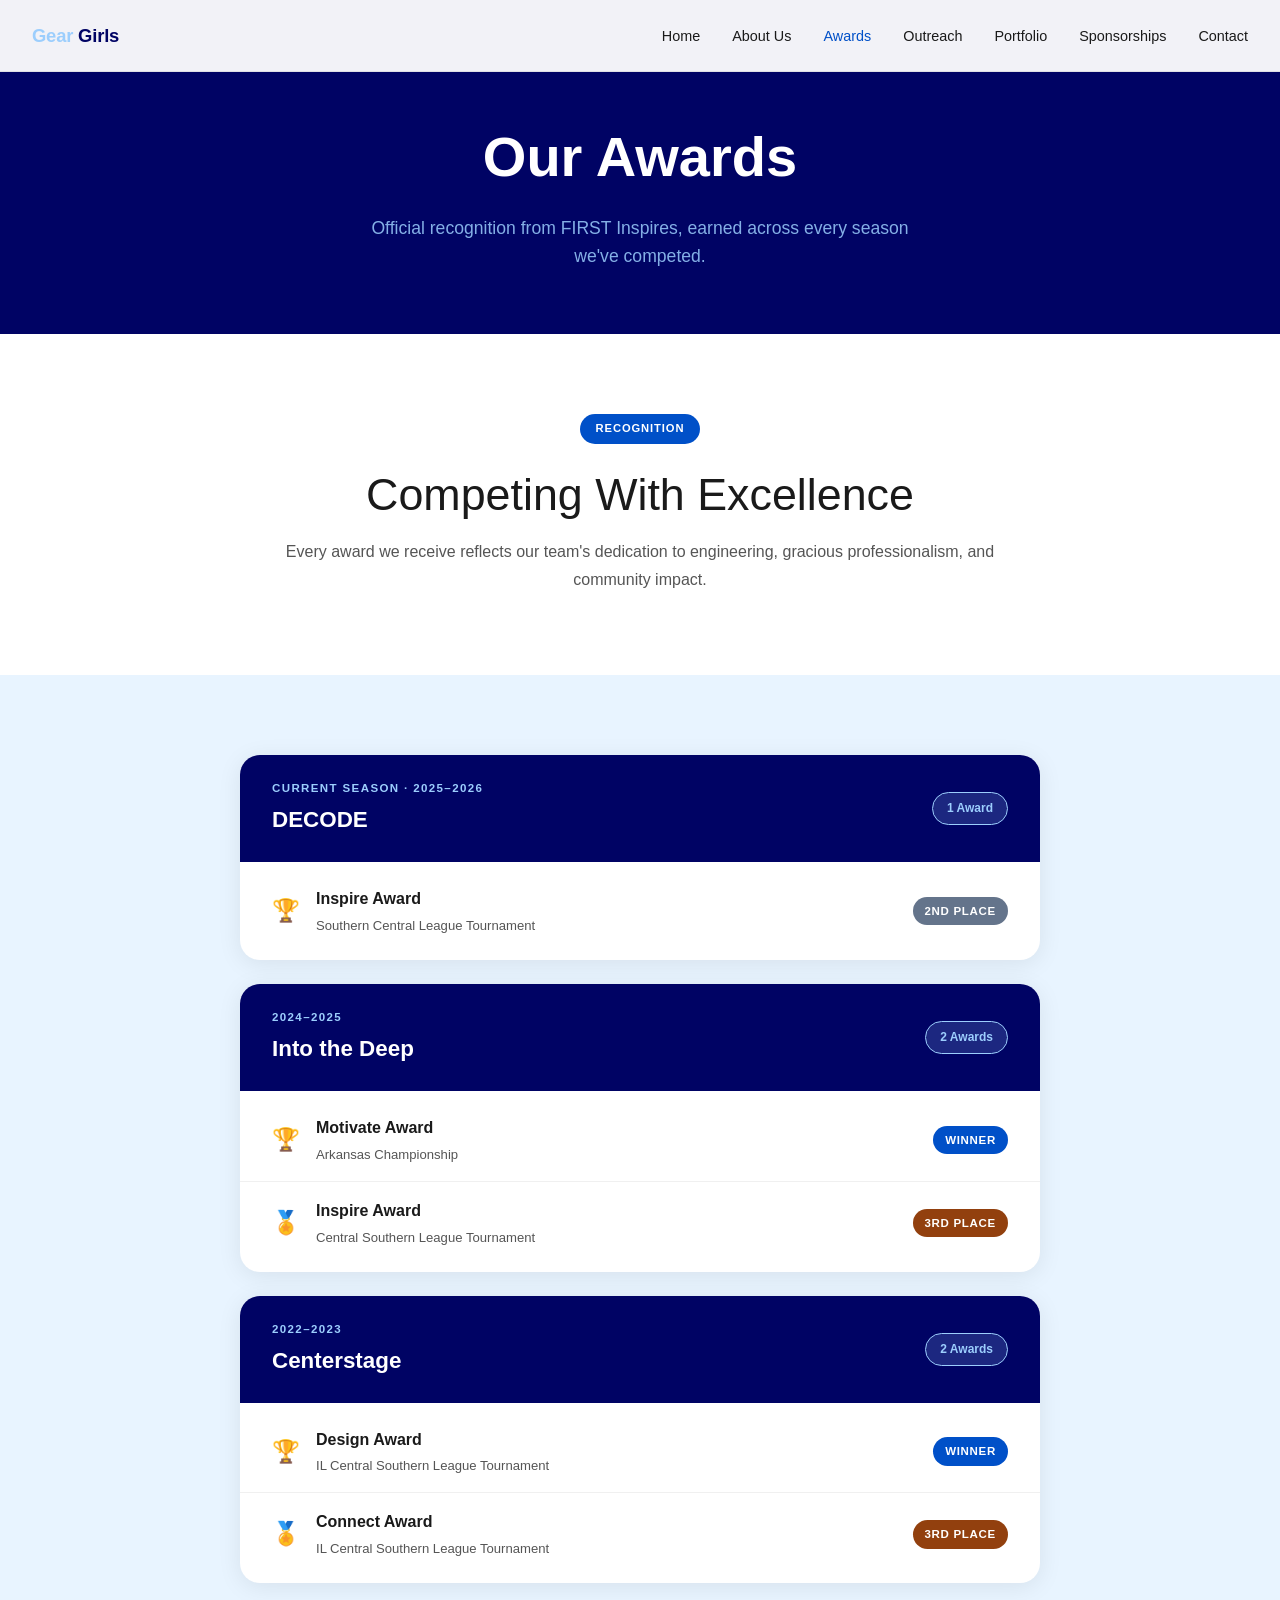
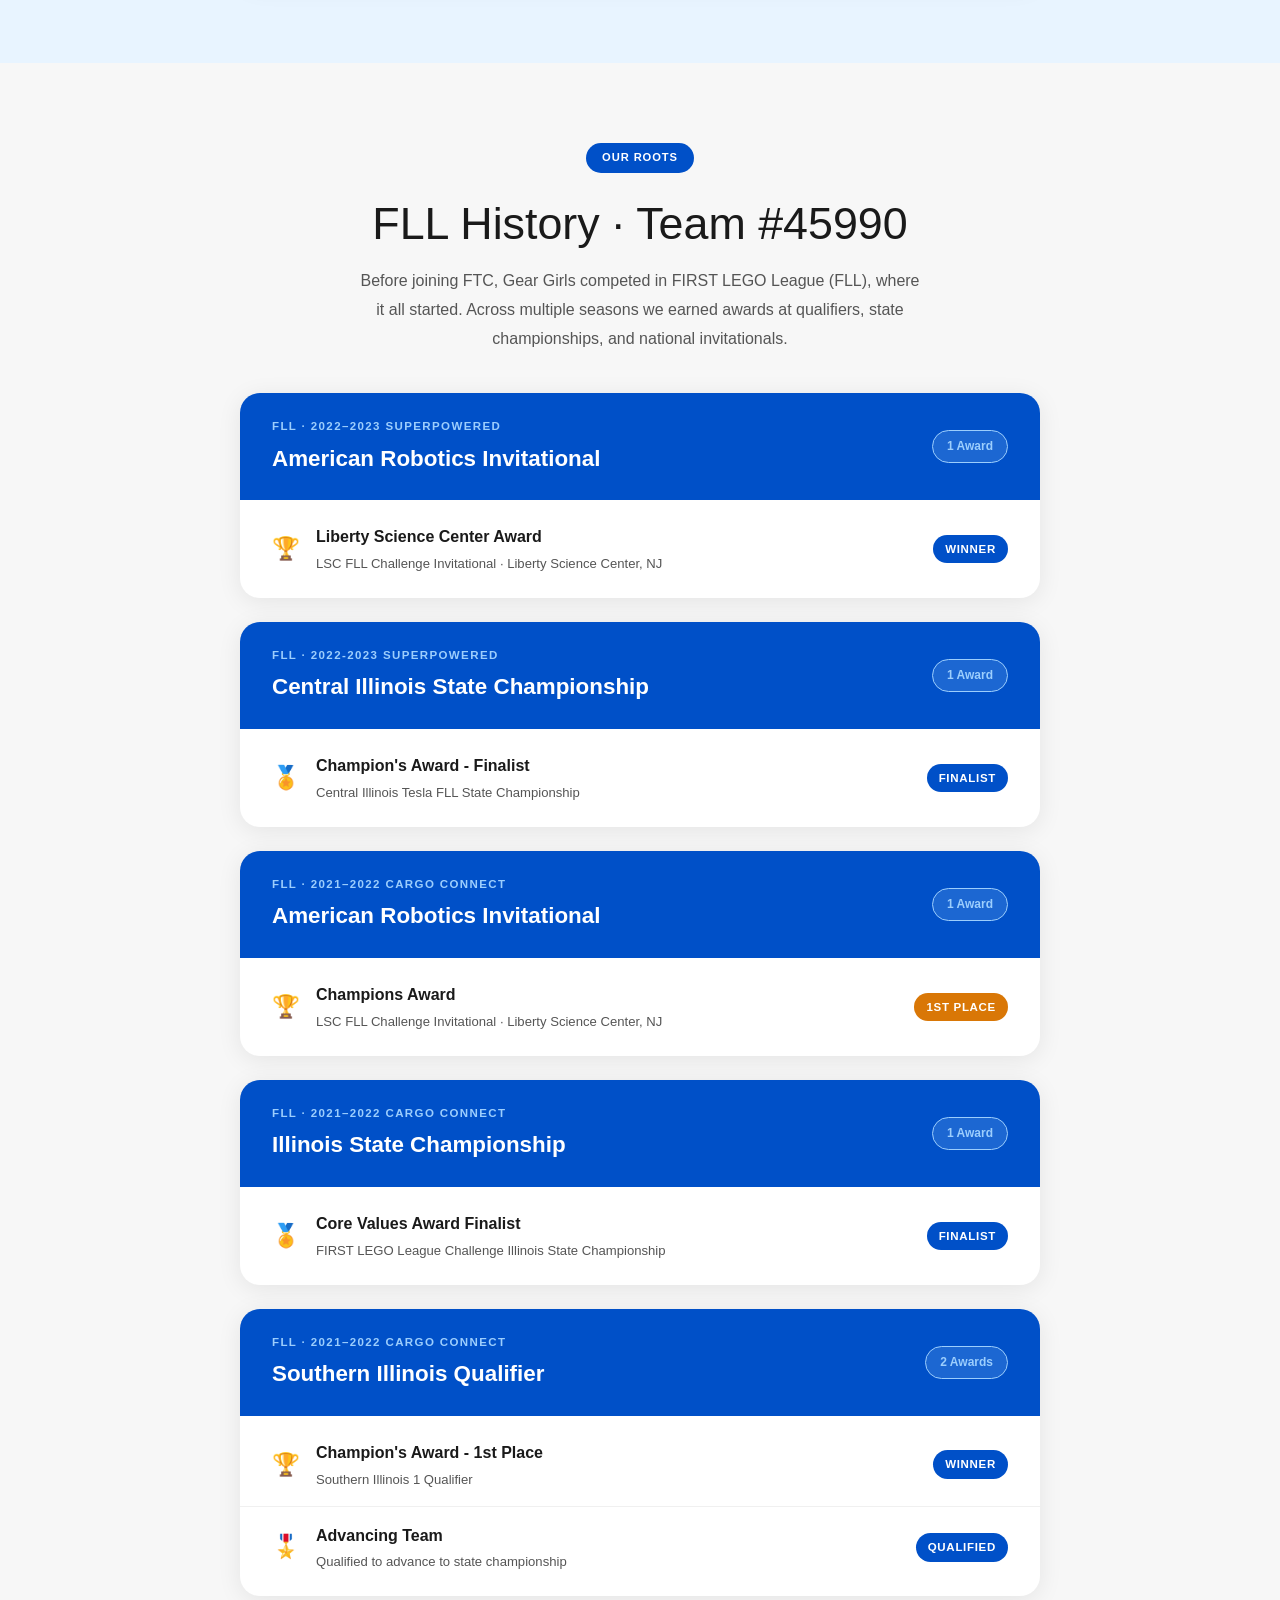
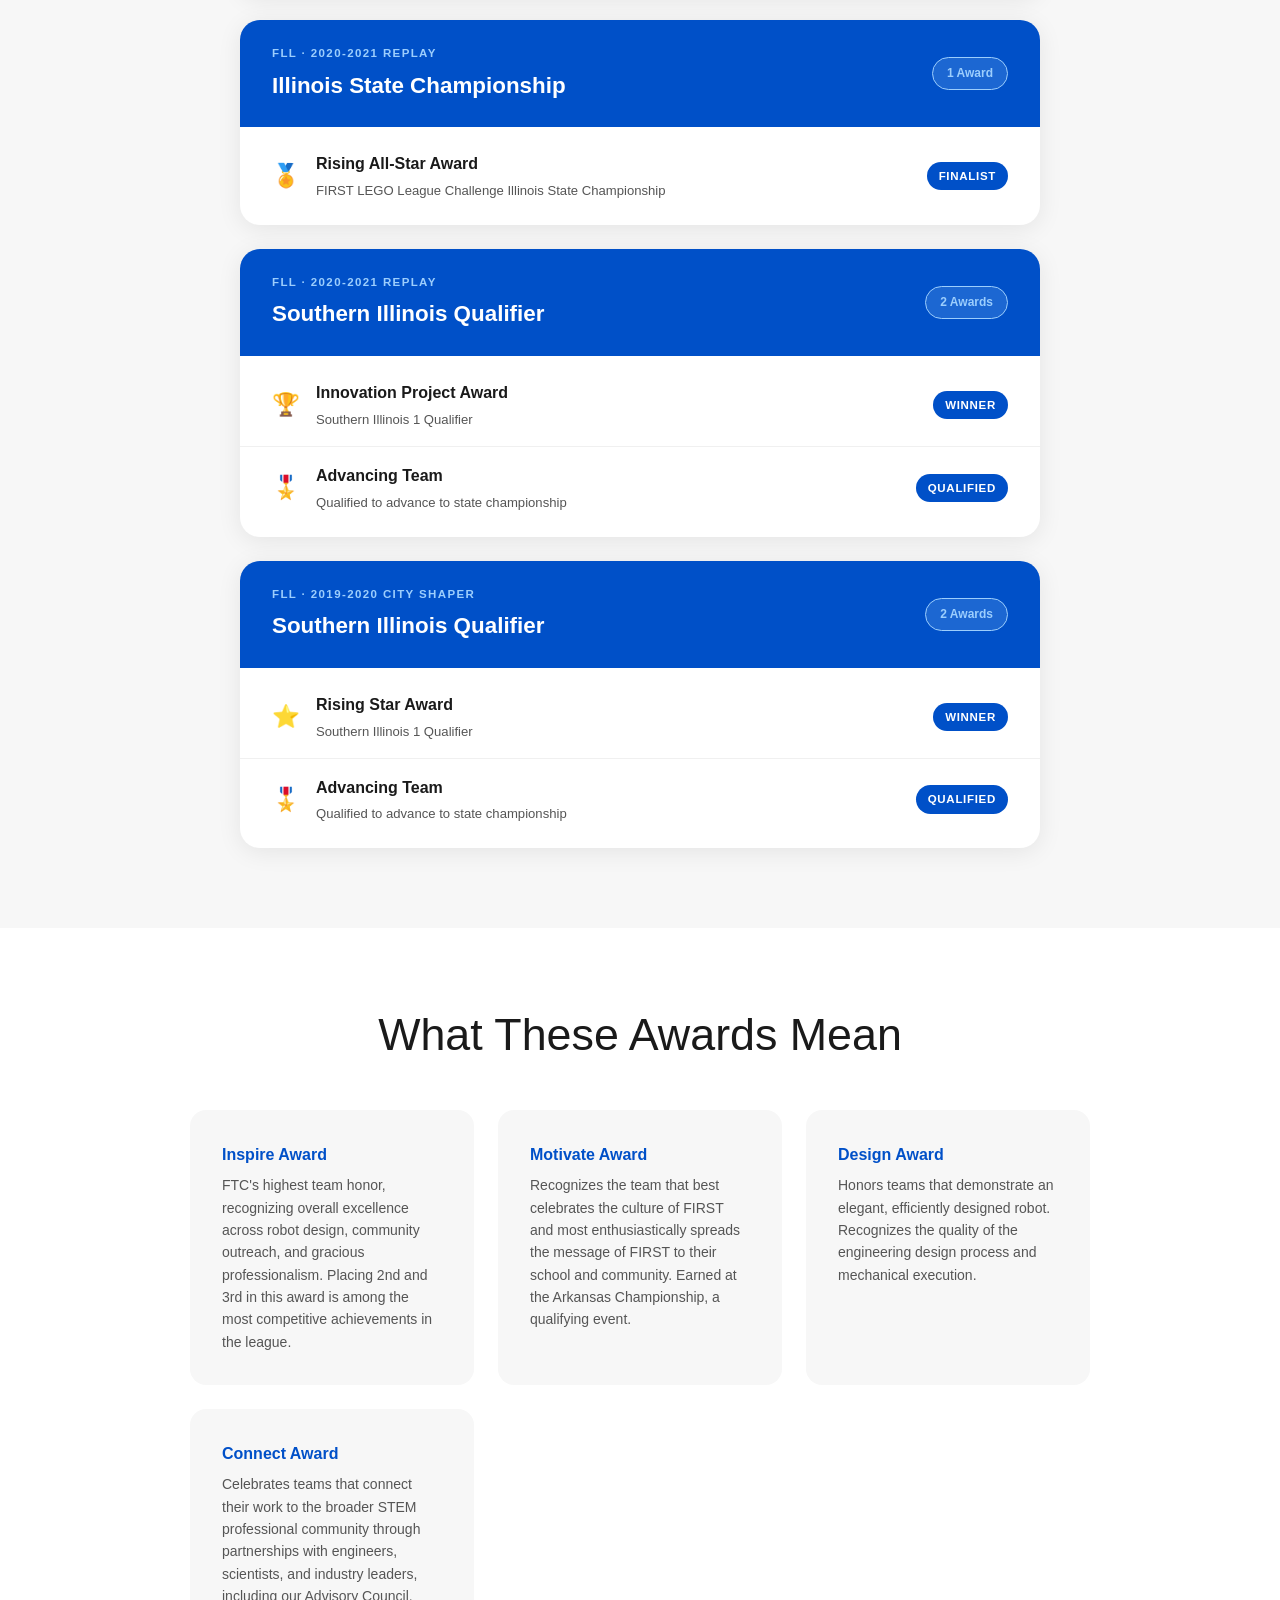
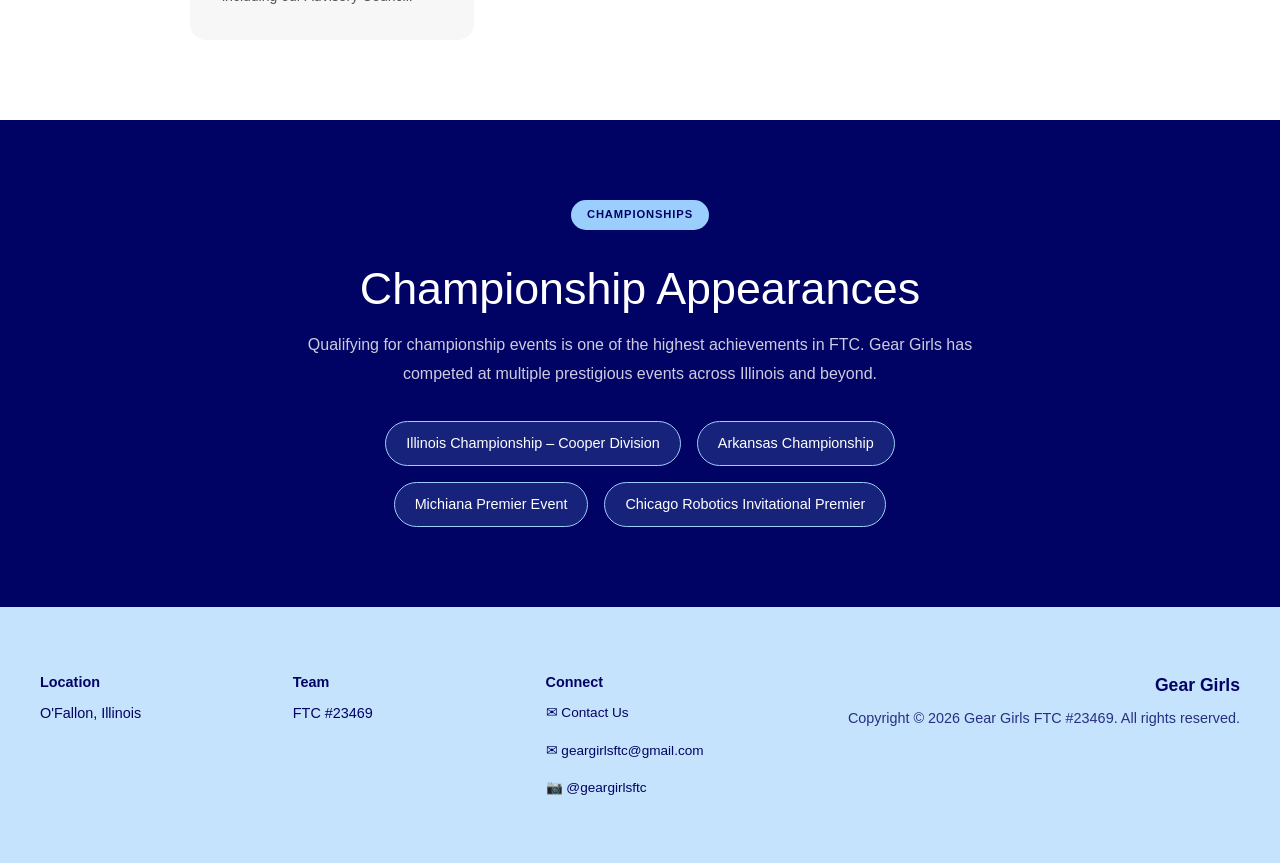
<file: awards.html>
<!DOCTYPE html>
<html lang="en">
<head>
  <meta charset="UTF-8">
  <meta name="viewport" content="width=device-width, initial-scale=1.0">
  <title>Awards – Gear Girls FTC #23469</title>
  <link rel="icon" type="image/png" sizes="32x32" href="favicon-32.png">
  <link rel="icon" type="image/png" sizes="192x192" href="favicon-192.png">
  <link rel="apple-touch-icon" href="favicon-512.png">
  <link rel="stylesheet" href="css/styles.css">
  <style>
    .award-season-card {
      background: white;
      border-radius: 20px;
      overflow: hidden;
      box-shadow: 0 4px 24px rgba(0,0,0,0.08);
      transition: transform 0.2s;
      margin-bottom: 1.5rem;
    }
    .award-season-card:hover { transform: translateY(-4px); }
    .award-season-card:last-child { margin-bottom: 0; }

    .award-card-header {
      background: var(--brand-dark);
      color: white;
      padding: 1.5rem 2rem;
      display: flex;
      align-items: center;
      justify-content: space-between;
      gap: 1rem;
    }
    .award-card-header-left .season-year {
      font-size: 0.72rem;
      font-weight: 700;
      text-transform: uppercase;
      letter-spacing: 0.12em;
      color: var(--brand-mid);
      margin-bottom: 0.3rem;
    }
    .award-card-header-left h3 {
      font-size: 1.4rem;
      font-weight: 700;
      margin: 0;
    }
    .award-count-badge {
      background: rgba(156,206,253,0.18);
      border: 1px solid var(--brand-mid);
      color: var(--brand-mid);
      font-size: 0.75rem;
      font-weight: 700;
      padding: 6px 14px;
      border-radius: 100px;
      white-space: nowrap;
      flex-shrink: 0;
    }

    .award-card-body { padding: 0.5rem 0; }

    .award-row {
      display: flex;
      align-items: center;
      gap: 1rem;
      padding: 1rem 2rem;
      border-bottom: 1px solid rgba(0,0,0,0.06);
    }
    .award-row:last-child { border-bottom: none; }

    .award-trophy { font-size: 1.4rem; flex-shrink: 0; }

    .award-row-info { flex: 1; min-width: 0; }
    .award-row-name {
      font-size: 1rem;
      font-weight: 700;
      color: var(--text-dark);
      margin-bottom: 0.2rem;
    }
    .award-row-event {
      font-size: 0.82rem;
      color: var(--text-faded);
    }

    .award-place-badge {
      font-size: 0.72rem;
      font-weight: 700;
      text-transform: uppercase;
      letter-spacing: 0.06em;
      padding: 5px 12px;
      border-radius: 100px;
      color: white;
      flex-shrink: 0;
    }
    .badge-gold   { background: #d97706; }
    .badge-silver { background: #64748b; }
    .badge-bronze { background: #92400e; }
    .badge-blue   { background: var(--brand-primary); }
  </style>
</head>
<body>

<nav>
  <a class="nav-logo" href="index.html">Gear <span>Girls</span></a>
  <ul class="nav-links">
    <li><a href="index.html">Home</a></li>
    <li><a href="about.html">About Us</a></li>
    <li><a href="awards.html" class="active">Awards</a></li>
    <li><a href="outreach.html">Outreach</a></li>
    <li><a href="portfolio.html">Portfolio</a></li>
    <li><a href="sponsorships.html">Sponsorships</a></li>
    <li><a href="contact.html">Contact</a></li>
  </ul>
  <button class="nav-hamburger" aria-label="Menu">
    <span></span><span></span><span></span>
  </button>
</nav>

<div class="page-hero">
  <h1>Our Awards</h1>
  <p>Official recognition from FIRST Inspires, earned across every season we've competed.</p>
</div>

<!-- INTRO -->
<section class="bg-white">
  <div class="container fade-in text-center" style="max-width:720px; margin:0 auto;">
    <span class="section-tag">Recognition</span>
    <h2 class="section-title">Competing With Excellence</h2>
    <p style="color:var(--text-faded); line-height:1.8;">Every award we receive reflects our team's dedication to engineering, gracious professionalism, and community impact.</p>
  </div>
</section>

<!-- AWARDS BY SEASON -->
<section style="background: var(--brand-pale);">
  <div class="container fade-in" style="max-width:800px; margin:0 auto;">

    <!-- 2025-2026 DECODE -->
    <div class="award-season-card">
      <div class="award-card-header">
        <div class="award-card-header-left">
          <div class="season-year">Current Season · 2025–2026</div>
          <h3>DECODE</h3>
        </div>
        <div class="award-count-badge">1 Award</div>
      </div>
      <div class="award-card-body">
        <div class="award-row">
          <div class="award-trophy">🏆</div>
          <div class="award-row-info">
            <div class="award-row-name">Inspire Award</div>
            <div class="award-row-event">Southern Central League Tournament</div>
          </div>
          <span class="award-place-badge badge-silver">2nd Place</span>
        </div>
      </div>
    </div>

    <!-- 2024-2025 INTO THE DEEP -->
    <div class="award-season-card">
      <div class="award-card-header">
        <div class="award-card-header-left">
          <div class="season-year">2024–2025</div>
          <h3>Into the Deep</h3>
        </div>
        <div class="award-count-badge">2 Awards</div>
      </div>
      <div class="award-card-body">
        <div class="award-row">
          <div class="award-trophy">🏆</div>
          <div class="award-row-info">
            <div class="award-row-name">Motivate Award</div>
            <div class="award-row-event">Arkansas Championship</div>
          </div>
          <span class="award-place-badge badge-blue">Winner</span>
        </div>
        <div class="award-row">
          <div class="award-trophy">🏅</div>
          <div class="award-row-info">
            <div class="award-row-name">Inspire Award</div>
            <div class="award-row-event">Central Southern League Tournament</div>
          </div>
          <span class="award-place-badge badge-bronze">3rd Place</span>
        </div>
      </div>
    </div>

    <!-- 2022-2023 CENTERSTAGE -->
    <div class="award-season-card">
      <div class="award-card-header">
        <div class="award-card-header-left">
          <div class="season-year">2022–2023</div>
          <h3>Centerstage</h3>
        </div>
        <div class="award-count-badge">2 Awards</div>
      </div>
      <div class="award-card-body">
        <div class="award-row">
          <div class="award-trophy">🏆</div>
          <div class="award-row-info">
            <div class="award-row-name">Design Award</div>
            <div class="award-row-event">IL Central Southern League Tournament</div>
          </div>
          <span class="award-place-badge badge-blue">Winner</span>
        </div>
        <div class="award-row">
          <div class="award-trophy">🏅</div>
          <div class="award-row-info">
            <div class="award-row-name">Connect Award</div>
            <div class="award-row-event">IL Central Southern League Tournament</div>
          </div>
          <span class="award-place-badge badge-bronze">3rd Place</span>
        </div>
      </div>
    </div>

  </div>
</section>

<!-- FLL HISTORY -->
<section style="background: var(--gray-light);">
  <div class="container fade-in" style="max-width:800px; margin:0 auto;">
    <div class="text-center" style="margin-bottom:2.5rem;">
      <span class="section-tag">Our Roots</span>
      <h2 class="section-title">FLL History · Team #45990</h2>
      <p style="color:var(--text-faded); max-width:560px; margin:0 auto; line-height:1.8;">Before joining FTC, Gear Girls competed in FIRST LEGO League (FLL), where it all started. Across multiple seasons we earned awards at qualifiers, state championships, and national invitationals.</p>
    </div>

    <!-- 2022-2023 SUPERPOWERED (Liberty Science Center Invitational) -->
    <div class="award-season-card">
      <div class="award-card-header" style="background: var(--brand-primary);">
        <div class="award-card-header-left">
          <div class="season-year">FLL · 2022–2023 Superpowered</div>
          <h3>American Robotics Invitational</h3>
        </div>
        <div class="award-count-badge">1 Award</div>
      </div>
      <div class="award-card-body">
        <div class="award-row">
          <div class="award-trophy">🏆</div>
          <div class="award-row-info">
            <div class="award-row-name">Liberty Science Center Award</div>
            <div class="award-row-event">LSC FLL Challenge Invitational · Liberty Science Center, NJ</div>
          </div>
          <span class="award-place-badge badge-blue">Winner</span>
        </div>
      </div>
    </div>

    <!-- 2022-2023 SUPERPOWERED CENTRAL IL TESLA CHAMPIONSHIP (Champion's Award Finalist) -->
    <div class="award-season-card">
      <div class="award-card-header" style="background: var(--brand-primary);">
        <div class="award-card-header-left">
          <div class="season-year">FLL · 2022-2023 Superpowered</div>
          <h3>Central Illinois State Championship</h3>
        </div>
        <div class="award-count-badge">1 Award</div>
      </div>
      <div class="award-card-body">
        <div class="award-row">
          <div class="award-trophy">🏅</div>
          <div class="award-row-info">
            <div class="award-row-name">Champion's Award - Finalist</div>
            <div class="award-row-event">Central Illinois Tesla FLL State Championship</div>
          </div>
          <span class="award-place-badge badge-blue">Finalist</span>
        </div>
      </div>
    </div>

    <!-- 2021-2022 CARGO CONNECT (Liberty Science Center Invitational) -->
    <div class="award-season-card">
      <div class="award-card-header" style="background: var(--brand-primary);">
        <div class="award-card-header-left">
          <div class="season-year">FLL · 2021–2022 Cargo Connect</div>
          <h3>American Robotics Invitational</h3>
        </div>
        <div class="award-count-badge">1 Award</div>
      </div>
      <div class="award-card-body">
        <div class="award-row">
          <div class="award-trophy">🏆</div>
          <div class="award-row-info">
            <div class="award-row-name">Champions Award</div>
            <div class="award-row-event">LSC FLL Challenge Invitational · Liberty Science Center, NJ</div>
          </div>
          <span class="award-place-badge badge-gold">1st Place</span>
        </div>
      </div>
    </div>


    <!-- 2021-2022 CARGO CONNECT IL STATE CHAMPIONSHIP (Rising All-Star) -->
    <div class="award-season-card">
      <div class="award-card-header" style="background: var(--brand-primary);">
        <div class="award-card-header-left">
          <div class="season-year">FLL · 2021–2022 Cargo Connect</div>
          <h3>Illinois State Championship</h3>
        </div>
        <div class="award-count-badge">1 Award</div>
      </div>
      <div class="award-card-body">
        <div class="award-row">
          <div class="award-trophy">🏅</div>
          <div class="award-row-info">
            <div class="award-row-name">Core Values Award Finalist</div>
            <div class="award-row-event">FIRST LEGO League Challenge Illinois State Championship</div>
          </div>
          <span class="award-place-badge badge-blue">Finalist</span>
        </div>
      </div>
    </div>

    <!-- 2021-2022 CARGO CONNECT SOUTHERN IL QUALIFIER (Innovation Project + Advancing) -->
    <div class="award-season-card">
      <div class="award-card-header" style="background: var(--brand-primary);">
        <div class="award-card-header-left">
          <div class="season-year">FLL · 2021–2022 Cargo Connect</div>
          <h3>Southern Illinois Qualifier</h3>
        </div>
        <div class="award-count-badge">2 Awards</div>
      </div>
      <div class="award-card-body">
        <div class="award-row">
          <div class="award-trophy">🏆</div>
          <div class="award-row-info">
            <div class="award-row-name">Champion's Award - 1st Place</div>
            <div class="award-row-event">Southern Illinois 1 Qualifier</div>
          </div>
          <span class="award-place-badge badge-blue">Winner</span>
        </div>
        <div class="award-row">
          <div class="award-trophy">🎖️</div>
          <div class="award-row-info">
            <div class="award-row-name">Advancing Team</div>
            <div class="award-row-event">Qualified to advance to state championship</div>
          </div>
          <span class="award-place-badge badge-blue">Qualified</span>
        </div>
      </div>
    </div>

    <!-- 2020-2021 Replay -->
     <!-- 2020-2021 Replay Southern Illinois Qualfier-->
     <div class="award-season-card">
      <div class="award-card-header" style="background: var(--brand-primary);">
        <div class="award-card-header-left">
          <div class="season-year">FLL · 2020-2021 Replay</div>
          <h3>Illinois State Championship</h3>
        </div>
        <div class="award-count-badge">1 Award</div>
      </div>
      <div class="award-card-body">
        <div class="award-row">
          <div class="award-trophy">🏅</div>
          <div class="award-row-info">
            <div class="award-row-name">Rising All-Star Award</div>
            <div class="award-row-event">FIRST LEGO League Challenge Illinois State Championship</div>
          </div>
          <span class="award-place-badge badge-blue">Finalist</span>
        </div>
      </div>
    </div>

    <!-- 2020-2021 Replay Southern Illinois Qualfier--> 
    <div class="award-season-card">
      <div class="award-card-header" style="background: var(--brand-primary);">
        <div class="award-card-header-left">
          <div class="season-year">FLL · 2020-2021 Replay</div>
          <h3>Southern Illinois Qualifier</h3>
        </div>
        <div class="award-count-badge">2 Awards</div>
      </div>
      <div class="award-card-body">
        <div class="award-row">
          <div class="award-trophy">🏆</div>
          <div class="award-row-info">
            <div class="award-row-name">Innovation Project Award</div>
            <div class="award-row-event">Southern Illinois 1 Qualifier</div>
          </div>
          <span class="award-place-badge badge-blue">Winner</span>
        </div>
        <div class="award-row">
          <div class="award-trophy">🎖️</div>
          <div class="award-row-info">
            <div class="award-row-name">Advancing Team</div>
            <div class="award-row-event">Qualified to advance to state championship</div>
          </div>
          <span class="award-place-badge badge-blue">Qualified</span>
        </div>
      </div>
    </div>


    <!-- 2019-2020 City Shaper -->
    <!-- SOUTHERN IL QUALIFIER — ROOKIE (Rising Star) -->
    <div class="award-season-card">
      <div class="award-card-header" style="background: var(--brand-primary);">
        <div class="award-card-header-left">
          <div class="season-year">FLL · 2019-2020 City Shaper</div>
          <h3>Southern Illinois Qualifier</h3>
        </div>
        <div class="award-count-badge">2 Awards</div>
      </div>
      <div class="award-card-body">
        <div class="award-row">
          <div class="award-trophy">⭐</div>
          <div class="award-row-info">
            <div class="award-row-name">Rising Star Award</div>
            <div class="award-row-event">Southern Illinois 1 Qualifier</div>
          </div>
          <span class="award-place-badge badge-blue">Winner</span>
        </div>
        <div class="award-row">
          <div class="award-trophy">🎖️</div>
          <div class="award-row-info">
            <div class="award-row-name">Advancing Team</div>
            <div class="award-row-event">Qualified to advance to state championship</div>
          </div>
          <span class="award-place-badge badge-blue">Qualified</span>
        </div>
      </div>
    </div>

  </div>
</section>

<!-- WHAT THE AWARDS MEAN -->
<section class="bg-white">
  <div class="container fade-in">
    <div class="text-center" style="max-width:700px; margin:0 auto 3rem;">
      <h2 class="section-title">What These Awards Mean</h2>
    </div>
    <div class="cards-grid" style="max-width:900px; margin:0 auto;">
      <div class="card card-gray">
        <div class="card-name" style="font-size:1rem;">Inspire Award</div>
        <p class="card-bio" style="margin-top:0.4rem;">FTC's highest team honor, recognizing overall excellence across robot design, community outreach, and gracious professionalism. Placing 2nd and 3rd in this award is among the most competitive achievements in the league.</p>
      </div>
      <div class="card card-gray">
        <div class="card-name" style="font-size:1rem;">Motivate Award</div>
        <p class="card-bio" style="margin-top:0.4rem;">Recognizes the team that best celebrates the culture of FIRST and most enthusiastically spreads the message of FIRST to their school and community. Earned at the Arkansas Championship, a qualifying event.</p>
      </div>
      <div class="card card-gray">
        <div class="card-name" style="font-size:1rem;">Design Award</div>
        <p class="card-bio" style="margin-top:0.4rem;">Honors teams that demonstrate an elegant, efficiently designed robot. Recognizes the quality of the engineering design process and mechanical execution.</p>
      </div>
      <div class="card card-gray">
        <div class="card-name" style="font-size:1rem;">Connect Award</div>
        <p class="card-bio" style="margin-top:0.4rem;">Celebrates teams that connect their work to the broader STEM professional community through partnerships with engineers, scientists, and industry leaders, including our Advisory Council.</p>
      </div>
    </div>
  </div>
</section>

<!-- CHAMPIONSHIP APPEARANCES -->
<section style="background: var(--brand-dark); color: white;">
  <div class="container fade-in text-center" style="max-width:720px; margin:0 auto;">
    <span class="section-tag" style="background:var(--brand-mid); color:var(--brand-dark);">Championships</span>
    <h2 class="section-title" style="color:white; margin-top:0.5rem;">Championship Appearances</h2>
    <p style="color:rgba(255,255,255,0.8); line-height:1.8; margin-bottom:2rem;">Qualifying for championship events is one of the highest achievements in FTC. Gear Girls has competed at multiple prestigious events across Illinois and beyond.</p>
    <div style="display:flex; flex-wrap:wrap; gap:1rem; justify-content:center;">
      <span style="background:rgba(156,206,253,0.15); border:1px solid var(--brand-mid); color:white; padding:10px 20px; border-radius:100px; font-size:0.9rem; font-weight:500;">Illinois Championship – Cooper Division</span>
      <span style="background:rgba(156,206,253,0.15); border:1px solid var(--brand-mid); color:white; padding:10px 20px; border-radius:100px; font-size:0.9rem; font-weight:500;">Arkansas Championship</span>
      <span style="background:rgba(156,206,253,0.15); border:1px solid var(--brand-mid); color:white; padding:10px 20px; border-radius:100px; font-size:0.9rem; font-weight:500;">Michiana Premier Event</span>
      <span style="background:rgba(156,206,253,0.15); border:1px solid var(--brand-mid); color:white; padding:10px 20px; border-radius:100px; font-size:0.9rem; font-weight:500;">Chicago Robotics Invitational Premier</span>
    </div>
  </div>
</section>

<footer>
  <div class="footer-inner">
    <div class="footer-col">
      <h4>Location</h4>
      <p>O'Fallon, Illinois</p>
    </div>
    <div class="footer-col">
      <h4>Team</h4>
      <p>FTC #23469</p>
    </div>
    <div class="footer-col">
      <h4>Connect</h4>
      <div class="social-links">
        <a href="contact.html">✉ Contact Us</a>
        <a href="mailto:geargirlsftc@gmail.com">✉ geargirlsftc@gmail.com</a>
        <a href="https://www.instagram.com/geargirlsftc" target="_blank" rel="noopener">📷 @geargirlsftc</a>
      </div>
    </div>
    <div class="footer-col footer-right">
      <div class="footer-brand">Gear Girls</div>
      <p class="footer-copy">Copyright © 2026 Gear Girls FTC #23469. All rights reserved.</p>
    </div>
  </div>
</footer>

<script src="js/main.js"></script>
</body>
</html>
</file>
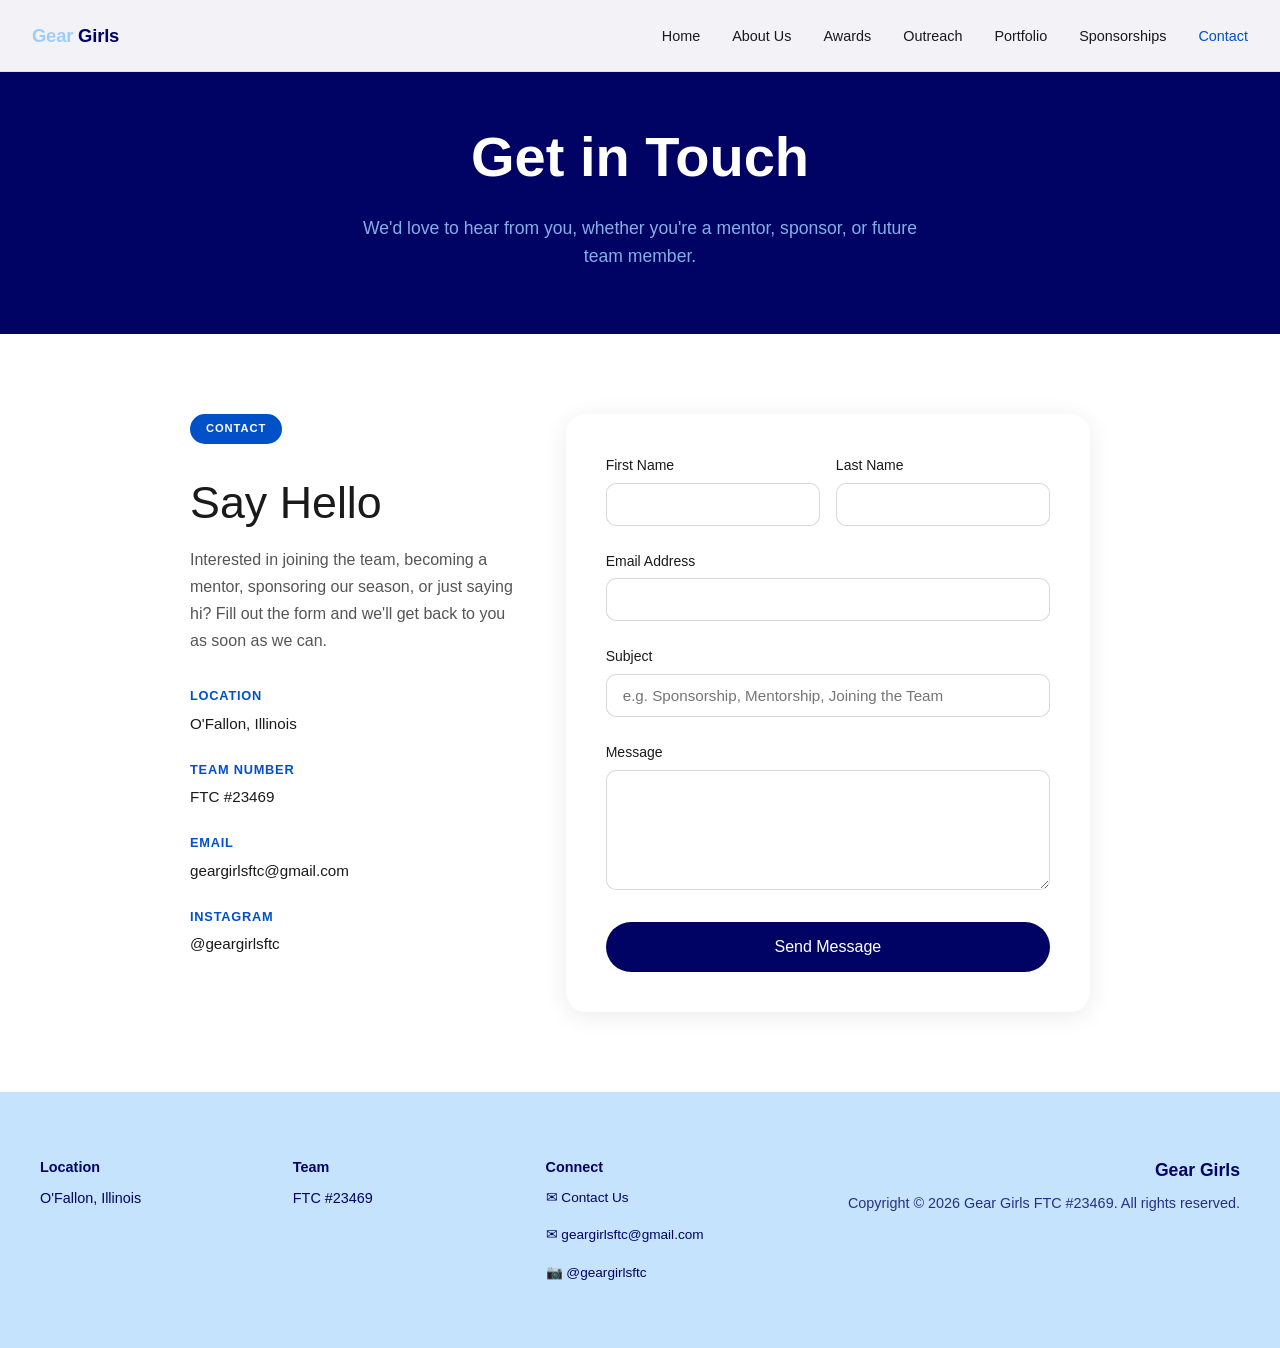
<file: contact.html>
<!DOCTYPE html>
<html lang="en">
<head>
  <meta charset="UTF-8">
  <meta name="viewport" content="width=device-width, initial-scale=1.0">
  <title>Contact – Gear Girls FTC #23469</title>
  <link rel="icon" type="image/png" sizes="32x32" href="favicon-32.png">
  <link rel="icon" type="image/png" sizes="192x192" href="favicon-192.png">
  <link rel="apple-touch-icon" href="favicon-512.png">
  <link rel="stylesheet" href="css/styles.css">
</head>
<body>

<nav>
  <a class="nav-logo" href="index.html">Gear <span>Girls</span></a>
  <ul class="nav-links">
    <li><a href="index.html">Home</a></li>
    <li><a href="about.html">About Us</a></li>
    <li><a href="awards.html">Awards</a></li>
    <li><a href="outreach.html">Outreach</a></li>
    <li><a href="portfolio.html">Portfolio</a></li>
    <li><a href="sponsorships.html">Sponsorships</a></li>
    <li><a href="contact.html" class="active">Contact</a></li>
  </ul>
  <button class="nav-hamburger" aria-label="Menu">
    <span></span><span></span><span></span>
  </button>
</nav>

<div class="page-hero">
  <h1>Get in Touch</h1>
  <p>We'd love to hear from you, whether you're a mentor, sponsor, or future team member.</p>
</div>

<!-- CONTACT SECTION -->
<section class="bg-white">
  <div class="container fade-in" style="max-width:900px; margin:0 auto;">
    <div style="display:grid; grid-template-columns:1fr 1.6fr; gap:3rem; align-items:start;">

      <!-- INFO -->
      <div>
        <span class="section-tag">Contact</span>
        <h2 class="section-title" style="margin-top:0.5rem;">Say Hello</h2>
        <p style="color:var(--text-faded); line-height:1.7; margin-bottom:2rem;">Interested in joining the team, becoming a mentor, sponsoring our season, or just saying hi? Fill out the form and we'll get back to you as soon as we can.</p>

        <div style="margin-bottom:1.5rem;">
          <div style="font-size:0.8rem; font-weight:600; text-transform:uppercase; letter-spacing:0.06em; color:var(--brand-primary); margin-bottom:0.3rem;">Location</div>
          <div style="font-size:0.95rem; color:var(--text-dark);">O'Fallon, Illinois</div>
        </div>

        <div style="margin-bottom:1.5rem;">
          <div style="font-size:0.8rem; font-weight:600; text-transform:uppercase; letter-spacing:0.06em; color:var(--brand-primary); margin-bottom:0.3rem;">Team Number</div>
          <div style="font-size:0.95rem; color:var(--text-dark);">FTC #23469</div>
        </div>

        <div style="margin-bottom:1.5rem;">
          <div style="font-size:0.8rem; font-weight:600; text-transform:uppercase; letter-spacing:0.06em; color:var(--brand-primary); margin-bottom:0.3rem;">Email</div>
          <div style="font-size:0.95rem; color:var(--text-dark);"><a href="mailto:geargirlsftc@gmail.com" style="color:inherit; text-decoration:none;">geargirlsftc@gmail.com</a></div>
        </div>

        <div style="margin-bottom:1.5rem;">
          <div style="font-size:0.8rem; font-weight:600; text-transform:uppercase; letter-spacing:0.06em; color:var(--brand-primary); margin-bottom:0.3rem;">Instagram</div>
          <div style="font-size:0.95rem; color:var(--text-dark);"><a href="https://www.instagram.com/geargirlsftc" target="_blank" rel="noopener" style="color:inherit; text-decoration:none;">@geargirlsftc</a></div>
        </div>
      </div>

      <!-- FORM -->
      <div class="contact-form-wrap" style="margin:0;">
        <form id="contactForm" action="https://api.web3forms.com/submit" method="POST">
          <input type="hidden" name="access_key" value="7962691a-cf6f-45a9-86e7-3035980490a1">
          <input type="hidden" name="subject" value="New Contact - Gear Girls FTC #23469">
          <input type="hidden" name="redirect" value="false">
          <div style="display:grid; grid-template-columns:1fr 1fr; gap:1rem;">
            <div class="form-group">
              <label for="firstName">First Name</label>
              <input type="text" id="firstName" name="firstName" required>
            </div>
            <div class="form-group">
              <label for="lastName">Last Name</label>
              <input type="text" id="lastName" name="lastName" required>
            </div>
          </div>
          <div class="form-group">
            <label for="email">Email Address</label>
            <input type="email" id="email" name="email" required>
          </div>
          <div class="form-group">
            <label for="subject">Subject</label>
            <input type="text" id="subject" name="subject" placeholder="e.g. Sponsorship, Mentorship, Joining the Team" required>
          </div>
          <div class="form-group">
            <label for="message">Message</label>
            <textarea id="message" name="message" rows="5" required></textarea>
          </div>
          <button type="submit" class="btn btn-dark" style="width:100%;">Send Message</button>
          <div class="form-success" id="formSuccess">
            Thanks for reaching out! We'll get back to you within a few days.
          </div>
        </form>
      </div>

    </div>
  </div>
</section>

<footer>
  <div class="footer-inner">
    <div class="footer-col">
      <h4>Location</h4>
      <p>O'Fallon, Illinois</p>
    </div>
    <div class="footer-col">
      <h4>Team</h4>
      <p>FTC #23469</p>
    </div>
    <div class="footer-col">
      <h4>Connect</h4>
      <div class="social-links">
        <a href="contact.html">✉ Contact Us</a>
        <a href="mailto:geargirlsftc@gmail.com">✉ geargirlsftc@gmail.com</a>
        <a href="https://www.instagram.com/geargirlsftc" target="_blank" rel="noopener">📷 @geargirlsftc</a>
      </div>
    </div>
    <div class="footer-col footer-right">
      <div class="footer-brand">Gear Girls</div>
      <p class="footer-copy">Copyright © 2026 Gear Girls FTC #23469. All rights reserved.</p>
    </div>
  </div>
</footer>

<script src="js/main.js"></script>
</body>
</html>
</file>
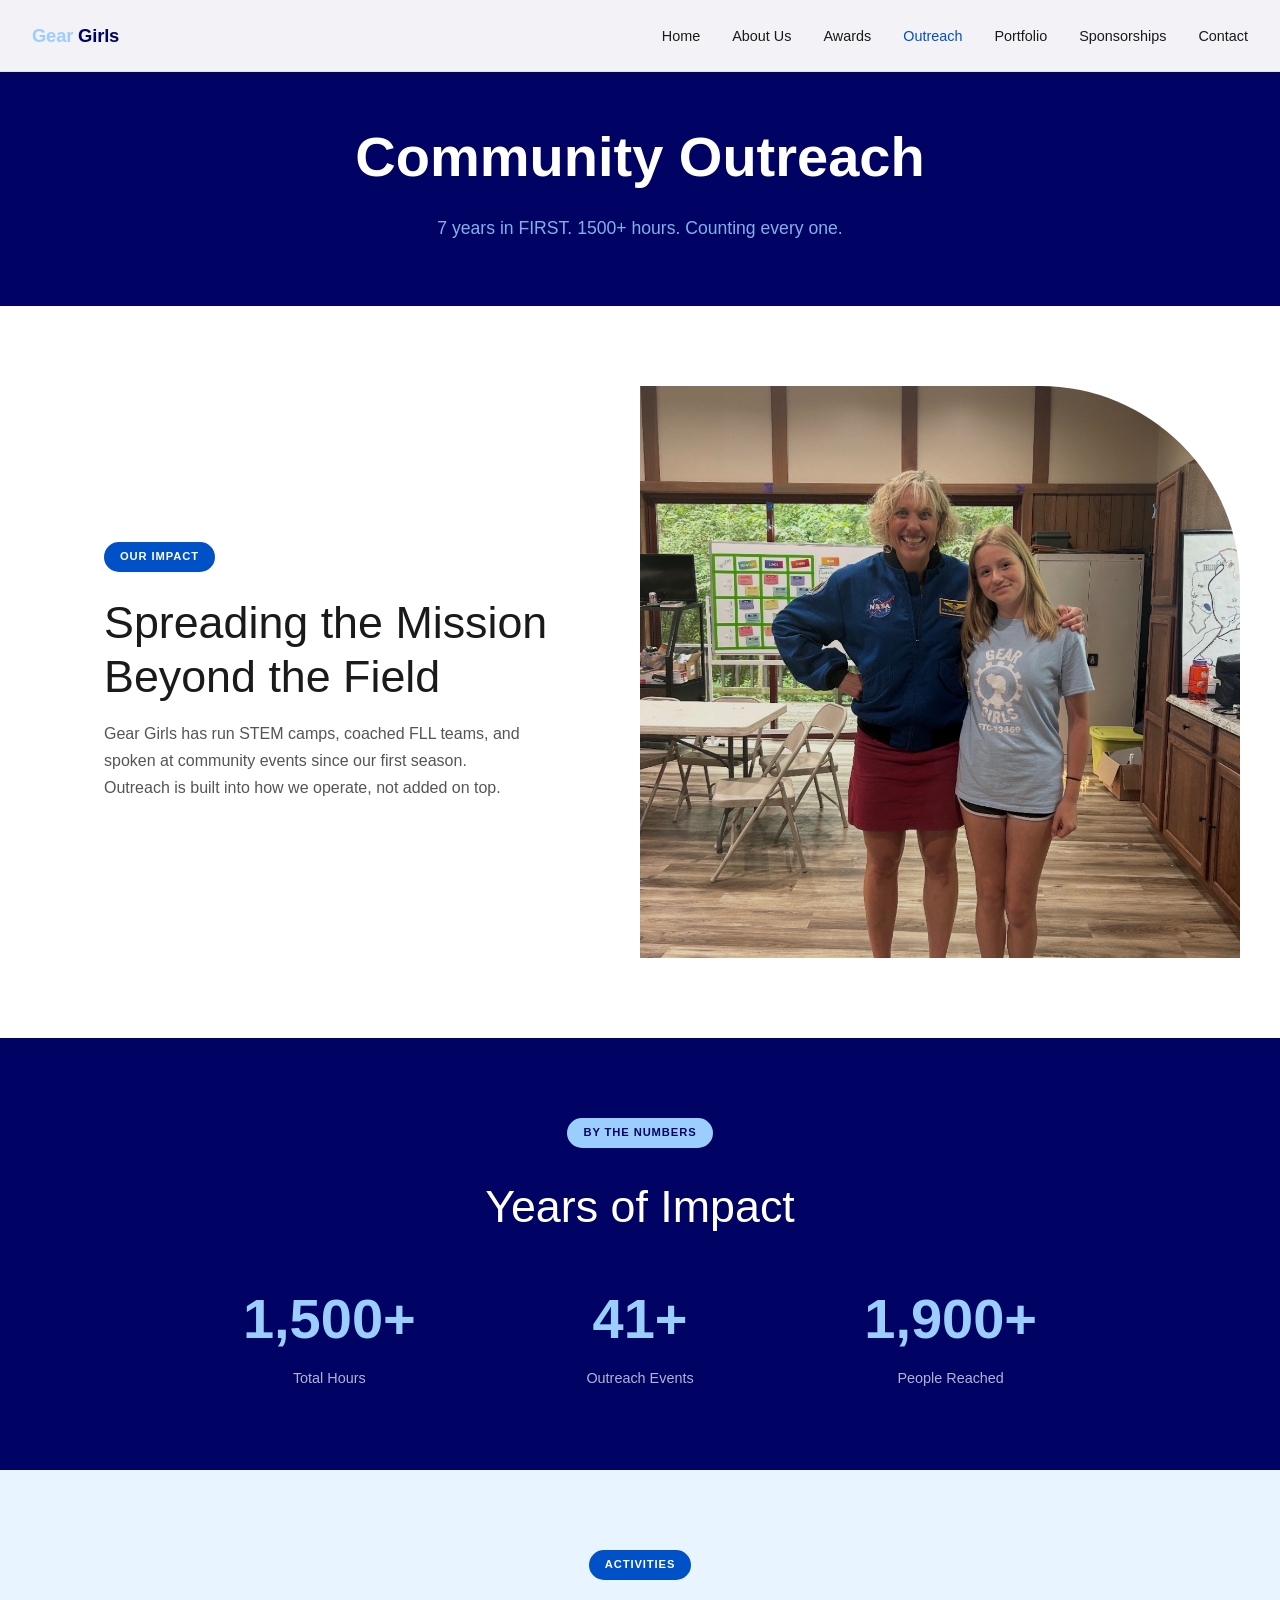
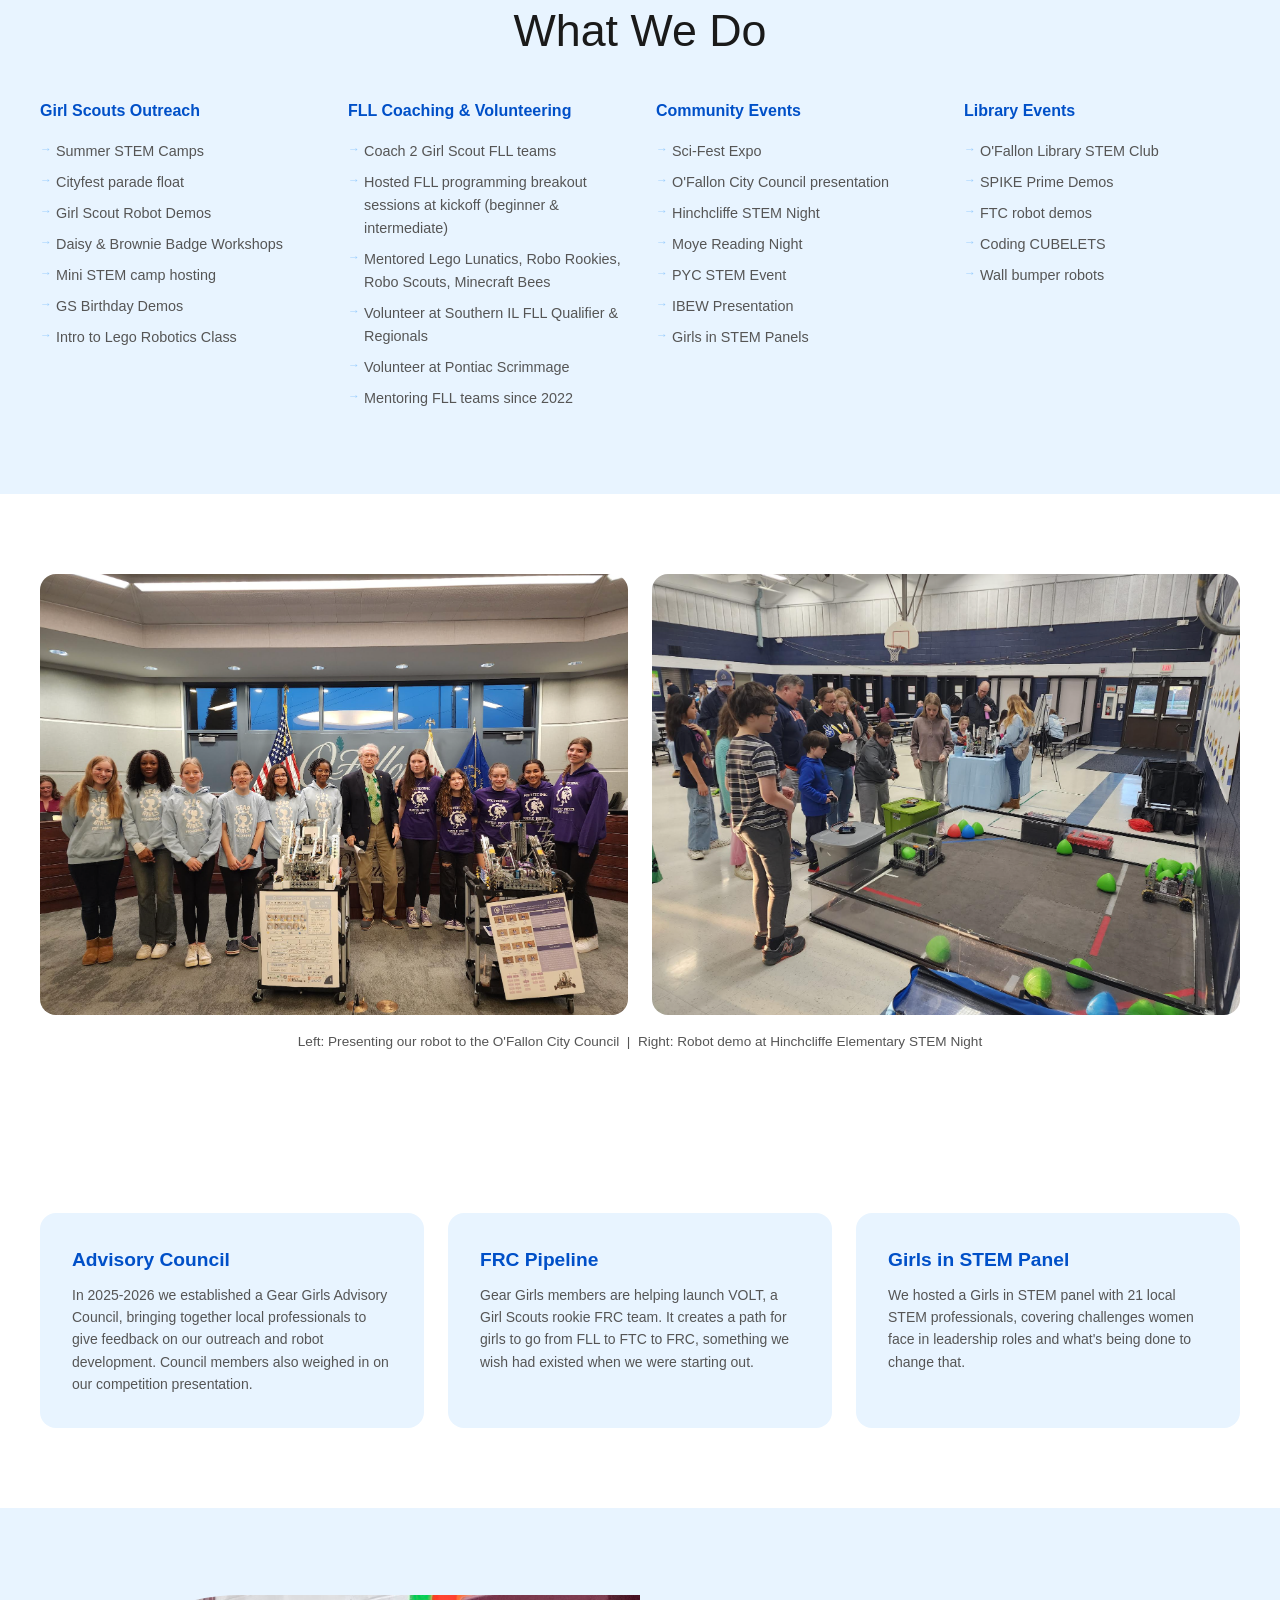
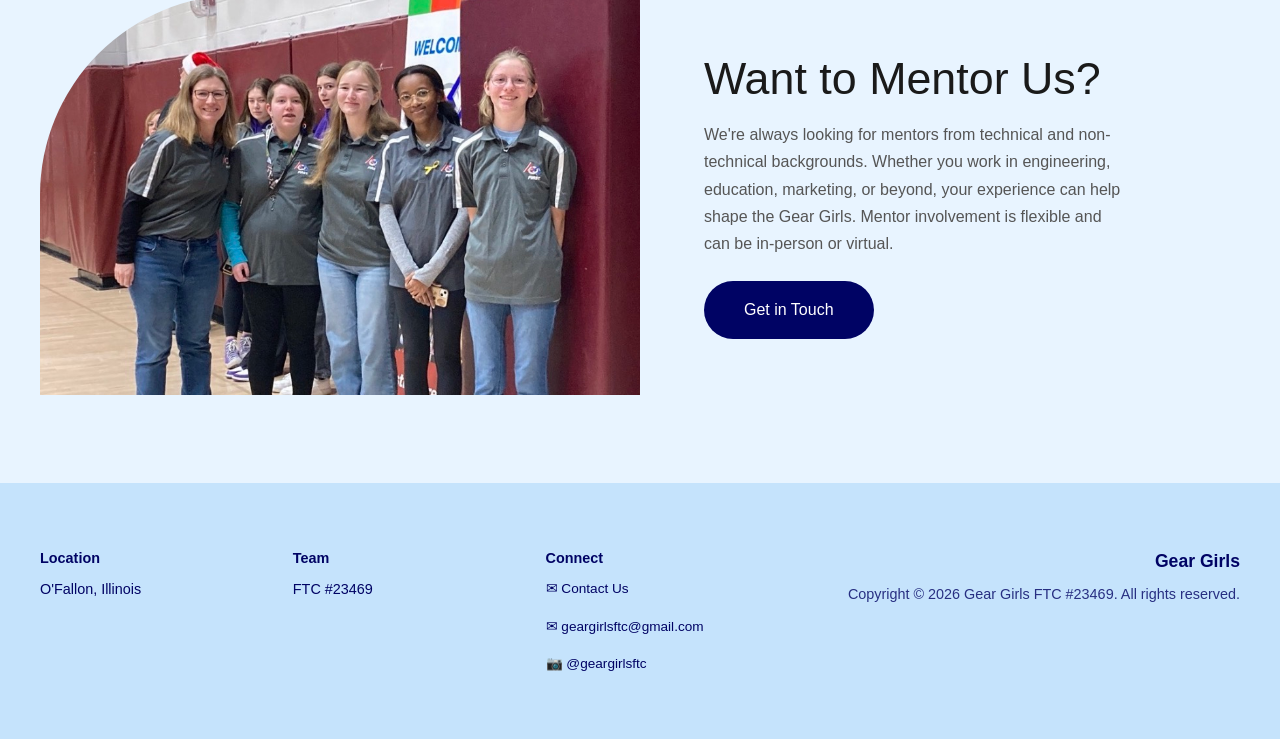
<file: outreach.html>
<!DOCTYPE html>
<html lang="en">
<head>
  <meta charset="UTF-8">
  <meta name="viewport" content="width=device-width, initial-scale=1.0">
  <title>Outreach – Gear Girls FTC #23469</title>
  <link rel="icon" type="image/png" sizes="32x32" href="favicon-32.png">
  <link rel="icon" type="image/png" sizes="192x192" href="favicon-192.png">
  <link rel="apple-touch-icon" href="favicon-512.png">
  <link rel="stylesheet" href="css/styles.css">
  <style>
    .split-img-wrap { overflow: hidden; min-height: 400px; }
    .split-img-wrap img { width: 100%; height: 100%; object-fit: cover; display: block; min-height: 400px; }
  </style>
</head>
<body>

<nav>
  <a class="nav-logo" href="index.html">Gear <span>Girls</span></a>
  <ul class="nav-links">
    <li><a href="index.html">Home</a></li>
    <li><a href="about.html">About Us</a></li>
    <li><a href="awards.html">Awards</a></li>
    <li><a href="outreach.html" class="active">Outreach</a></li>
    <li><a href="portfolio.html">Portfolio</a></li>
    <li><a href="sponsorships.html">Sponsorships</a></li>
    <li><a href="contact.html">Contact</a></li>
  </ul>
  <button class="nav-hamburger" aria-label="Menu">
    <span></span><span></span><span></span>
  </button>
</nav>

<div class="page-hero">
  <h1>Community Outreach</h1>
  <p>7 years in FIRST. 1500+ hours. Counting every one.</p>
</div>

<!-- INTRO -->
<section class="bg-white">
  <div class="container">
    <div class="split-section fade-in">
      <div class="split-text">
        <span class="section-tag">Our Impact</span>
        <h2 class="section-title">Spreading the Mission Beyond the Field</h2>
        <p style="color:var(--text-faded); max-width:420px; line-height:1.7;">Gear Girls has run STEM camps, coached FLL teams, and spoken at community events since our first season. Outreach is built into how we operate, not added on top.</p>
      </div>
      <div class="split-img-wrap">
        <img src="images/Outreach/Outreach_Girl Scouts STEM Camp with astronaut.jpg" alt="Gear Girl with NASA astronaut at STEM Camp" loading="lazy" class="rounded-tr">
      </div>
    </div>
  </div>
</section>

<!-- CUMULATIVE STATS -->
<section style="background: var(--brand-dark); color: white;">
  <div class="container fade-in text-center">
    <span class="section-tag" style="background: var(--brand-mid); color: var(--brand-dark);">By the Numbers</span>
    <h2 class="section-title" style="color: white; margin-top:0.5rem;">Years of Impact</h2>
    <div class="stats-row" style="margin-top:2.5rem; max-width:900px; margin-left:auto; margin-right:auto;">
      <div>
        <div class="stat-num" style="color: var(--brand-mid);">1,500+</div>
        <div class="stat-label" style="color: rgba(255,255,255,0.7);">Total Hours</div>
      </div>
      <div>
        <div class="stat-num" style="color: var(--brand-mid);">41+</div>
        <div class="stat-label" style="color: rgba(255,255,255,0.7);">Outreach Events</div>
      </div>
      <div>
        <div class="stat-num" style="color: var(--brand-mid);">1,900+</div>
        <div class="stat-label" style="color: rgba(255,255,255,0.7);">People Reached</div>
      </div>
    </div>
  </div>
</section>

<!-- ACTIVITIES BREAKDOWN -->
<section style="background: var(--brand-pale);">
  <div class="container fade-in">
    <div class="text-center" style="margin-bottom:2.5rem;">
      <span class="section-tag">Activities</span>
      <h2 class="section-title">What We Do</h2>
    </div>
    <div class="outreach-grid" style="grid-template-columns: repeat(auto-fit, minmax(210px, 1fr));">
      <div class="outreach-col">
        <h4>Girl Scouts Outreach</h4>
        <ul>
          <li>Summer STEM Camps</li>
          <li>Cityfest parade float</li>
          <li>Girl Scout Robot Demos</li>
          <li>Daisy & Brownie Badge Workshops</li>
          <li>Mini STEM camp hosting</li>
          <li>GS Birthday Demos</li>
          <li>Intro to Lego Robotics Class</li>
        </ul>
      </div>
      <div class="outreach-col">
        <h4>FLL Coaching &amp; Volunteering</h4>
        <ul>
          <li>Coach 2 Girl Scout FLL teams</li>
          <li>Hosted FLL programming breakout sessions at kickoff (beginner &amp; intermediate)</li>
          <li>Mentored Lego Lunatics, Robo Rookies, Robo Scouts, Minecraft Bees</li>
          <li>Volunteer at Southern IL FLL Qualifier &amp; Regionals</li>
          <li>Volunteer at Pontiac Scrimmage</li>
          <li>Mentoring FLL teams since 2022</li>
        </ul>
      </div>
      <div class="outreach-col">
        <h4>Community Events</h4>
        <ul>
          <li>Sci-Fest Expo</li>
          <li>O'Fallon City Council presentation</li>
          <li>Hinchcliffe STEM Night</li>
          <li>Moye Reading Night</li>
          <li>PYC STEM Event</li>
          <li>IBEW Presentation</li>
          <li>Girls in STEM Panels</li>
        </ul>
      </div>
      <div class="outreach-col">
        <h4>Library Events</h4>
        <ul>
          <li>O'Fallon Library STEM Club</li>
          <li>SPIKE Prime Demos</li>
          <li>FTC robot demos</li>
          <li>Coding CUBELETS</li>
          <li>Wall bumper robots</li>
        </ul>
      </div>
    </div>
  </div>
</section>

<!-- PHOTO GALLERY -->
<section class="bg-white">
  <div class="container fade-in">
    <div style="display:grid; grid-template-columns:1fr 1fr; gap:1.5rem;">
      <img src="images/Outreach/Outreach_Meeting with Ofallon City Hall.png" alt="Gear Girls presenting to O'Fallon City Council with robots" loading="lazy" style="width:100%; aspect-ratio:4/3; object-fit:cover; border-radius:16px;">
      <img src="images/Outreach/Outreach_Hinchcliffe Elementary School.png" alt="Robot demo at Hinchcliffe Elementary STEM Night" loading="lazy" style="width:100%; aspect-ratio:4/3; object-fit:cover; border-radius:16px;">
    </div>
    <div style="display:flex; gap:1.5rem; justify-content:center; margin-top:1rem; flex-wrap:wrap;">
      <p style="font-size:0.85rem; color:var(--text-faded); text-align:center;">Left: Presenting our robot to the O'Fallon City Council &nbsp;|&nbsp; Right: Robot demo at Hinchcliffe Elementary STEM Night</p>
    </div>
  </div>
</section>

<!-- ADVISORY COUNCIL + FRC PIPELINE -->
<section class="bg-white">
  <div class="container fade-in">
    <div class="cards-grid">
      <div class="card">
        <div class="card-name">Advisory Council</div>
        <p class="card-bio" style="margin-top:0.5rem;">In 2025-2026 we established a Gear Girls Advisory Council, bringing together local professionals to give feedback on our outreach and robot development. Council members also weighed in on our competition presentation.</p>
      </div>
      <div class="card">
        <div class="card-name">FRC Pipeline</div>
        <p class="card-bio" style="margin-top:0.5rem;">Gear Girls members are helping launch VOLT, a Girl Scouts rookie FRC team. It creates a path for girls to go from FLL to FTC to FRC, something we wish had existed when we were starting out.</p>
      </div>
      <div class="card">
        <div class="card-name">Girls in STEM Panel</div>
        <p class="card-bio" style="margin-top:0.5rem;">We hosted a Girls in STEM panel with 21 local STEM professionals, covering challenges women face in leadership roles and what's being done to change that.</p>
      </div>
    </div>
  </div>
</section>

<!-- MENTOR CTA -->
<section style="background: var(--brand-pale);">
  <div class="container">
    <div class="split-section reverse fade-in">
      <div class="split-img-wrap">
        <img src="images/Outreach/Outreach_GearGirls Volunteering for FLL Regional.jpg" alt="Gear Girls volunteering at FLL Regional" loading="lazy" class="rounded-tl">
      </div>
      <div class="split-text">
        <h2 class="section-title">Want to Mentor Us?</h2>
        <p style="color:var(--text-faded); max-width:420px; line-height:1.7; margin-bottom:1.5rem;">We're always looking for mentors from technical and non-technical backgrounds. Whether you work in engineering, education, marketing, or beyond, your experience can help shape the Gear Girls. Mentor involvement is flexible and can be in-person or virtual.</p>
        <a href="contact.html" class="btn btn-dark">Get in Touch</a>
      </div>
    </div>
  </div>
</section>

<footer>
  <div class="footer-inner">
    <div class="footer-col">
      <h4>Location</h4>
      <p>O'Fallon, Illinois</p>
    </div>
    <div class="footer-col">
      <h4>Team</h4>
      <p>FTC #23469</p>
    </div>
    <div class="footer-col">
      <h4>Connect</h4>
      <div class="social-links">
        <a href="contact.html">✉ Contact Us</a>
        <a href="mailto:geargirlsftc@gmail.com">✉ geargirlsftc@gmail.com</a>
        <a href="https://www.instagram.com/geargirlsftc" target="_blank" rel="noopener">📷 @geargirlsftc</a>
      </div>
    </div>
    <div class="footer-col footer-right">
      <div class="footer-brand">Gear Girls</div>
      <p class="footer-copy">Copyright © 2026 Gear Girls FTC #23469. All rights reserved.</p>
    </div>
  </div>
</footer>

<script src="js/main.js"></script>
</body>
</html>
</file>
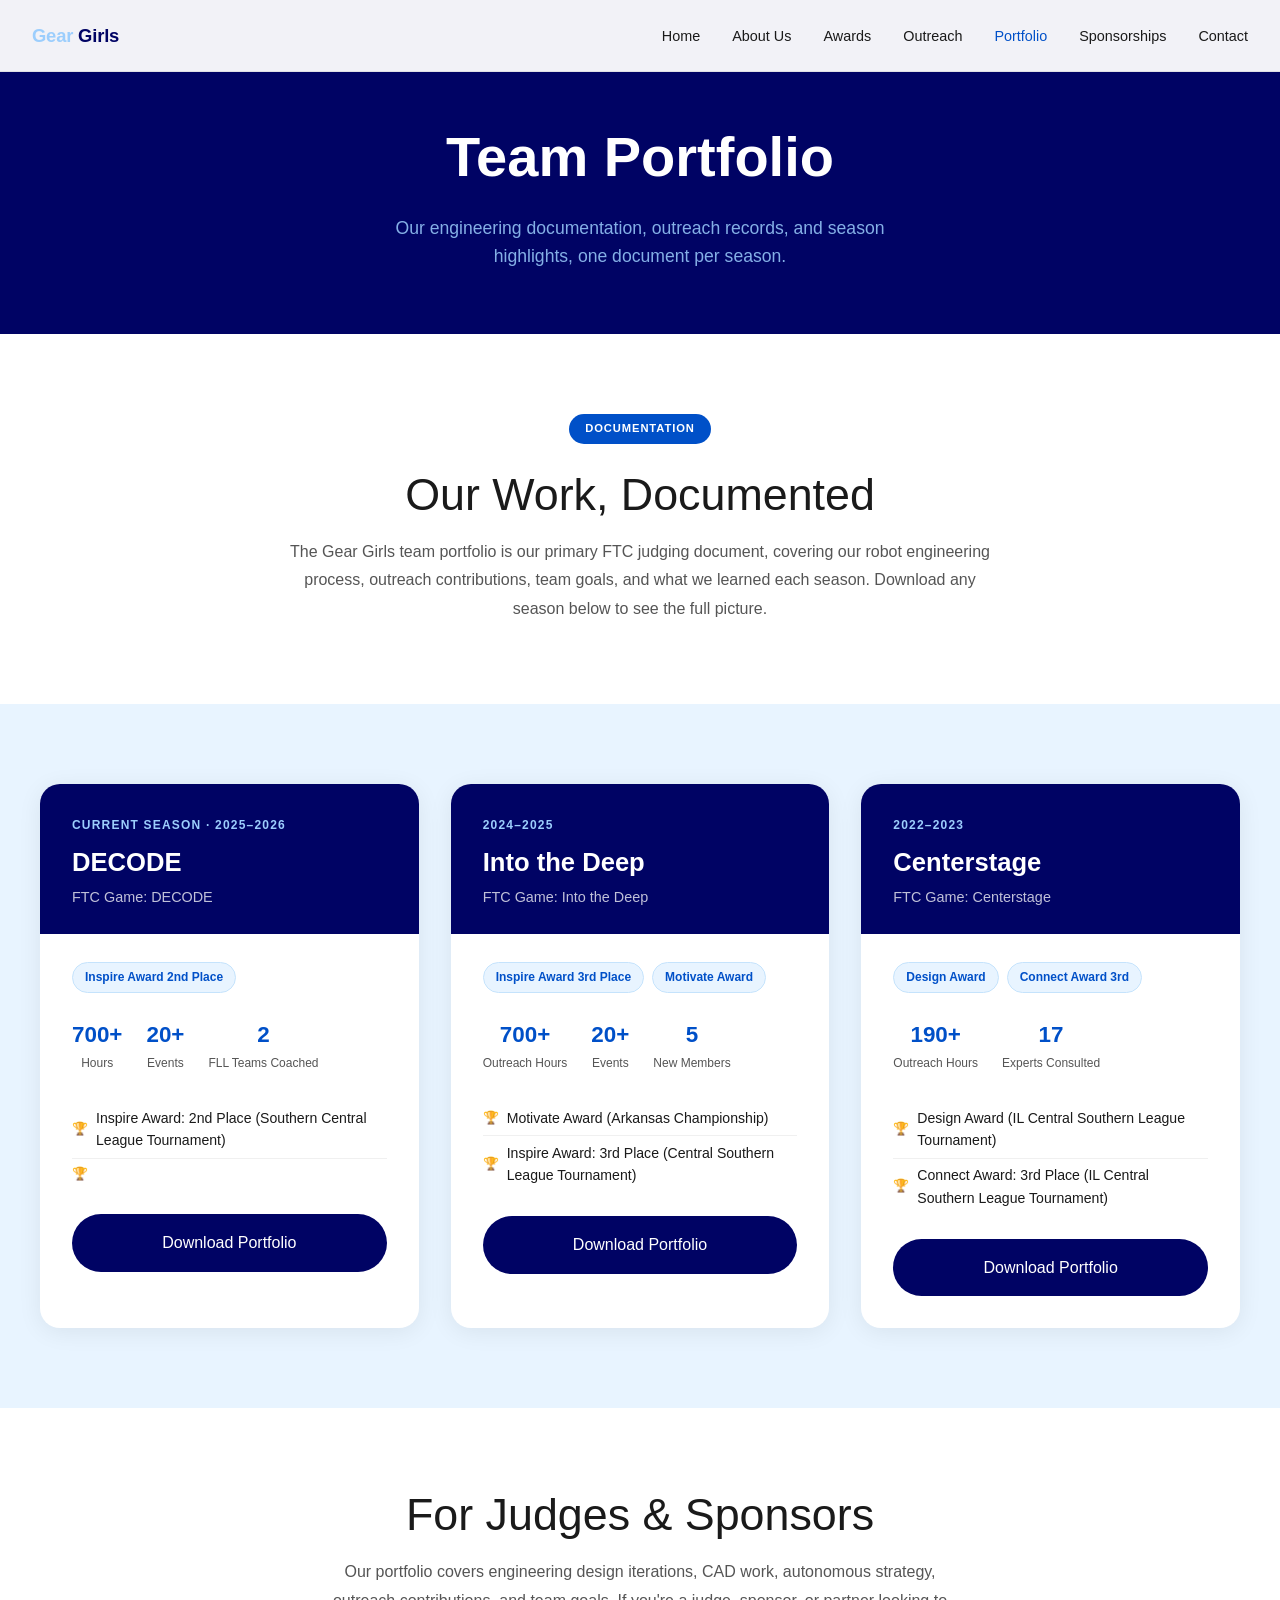
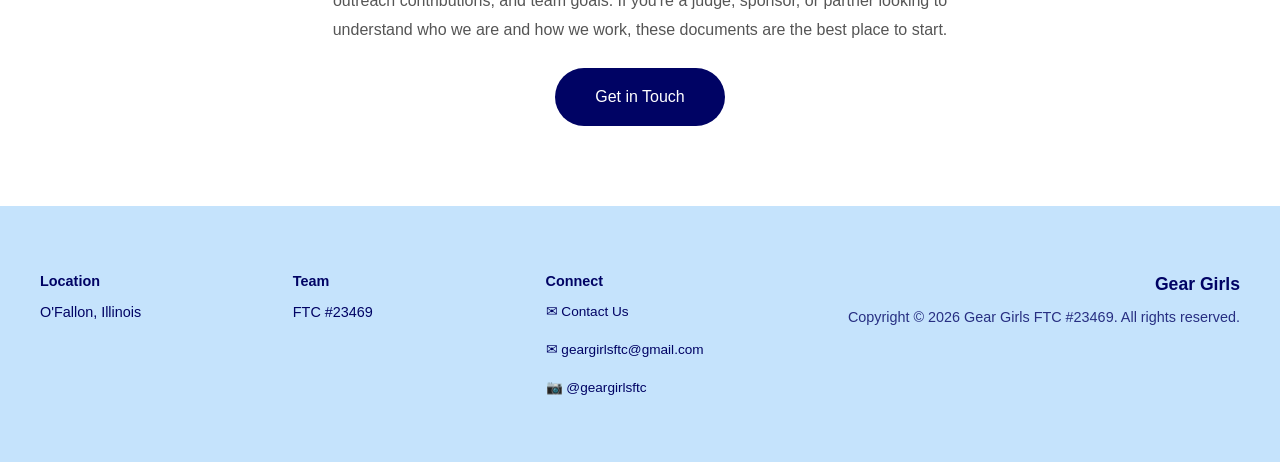
<file: portfolio.html>
<!DOCTYPE html>
<html lang="en">
<head>
  <meta charset="UTF-8">
  <meta name="viewport" content="width=device-width, initial-scale=1.0">
  <title>Portfolio – Gear Girls FTC #23469</title>
  <link rel="icon" type="image/png" sizes="32x32" href="favicon-32.png">
  <link rel="icon" type="image/png" sizes="192x192" href="favicon-192.png">
  <link rel="apple-touch-icon" href="favicon-512.png">
  <link rel="stylesheet" href="css/styles.css">
  <style>
    .portfolio-card {
      background: white;
      border-radius: 20px;
      overflow: hidden;
      box-shadow: 0 4px 24px rgba(0,0,0,0.07);
      transition: transform 0.2s;
    }
    .portfolio-card:hover { transform: translateY(-4px); }
    .portfolio-card-header {
      background: var(--brand-dark);
      color: white;
      padding: 2rem 2rem 1.5rem;
    }
    .portfolio-card-header .season-year {
      font-size: 0.75rem;
      font-weight: 700;
      text-transform: uppercase;
      letter-spacing: 0.1em;
      color: var(--brand-mid);
      margin-bottom: 0.4rem;
    }
    .portfolio-card-header h3 {
      font-size: 1.6rem;
      font-weight: 700;
      margin-bottom: 0.25rem;
    }
    .portfolio-card-header .game-name {
      font-size: 0.9rem;
      opacity: 0.75;
    }
    .portfolio-card-body { padding: 1.75rem 2rem 2rem; }
    .portfolio-awards { list-style: none; margin: 0 0 1.5rem; }
    .portfolio-awards li {
      font-size: 0.88rem;
      color: var(--text-dark);
      padding: 0.35rem 0;
      border-bottom: 1px solid rgba(0,0,0,0.06);
      display: flex;
      align-items: center;
      gap: 0.5rem;
    }
    .portfolio-awards li:last-child { border-bottom: none; }
    .portfolio-awards li::before { content: '🏆'; font-size: 0.8rem; }
    .portfolio-stats {
      display: flex;
      gap: 1.5rem;
      margin-bottom: 1.75rem;
      flex-wrap: wrap;
    }
    .portfolio-stat { text-align: center; }
    .portfolio-stat .num { font-size: 1.4rem; font-weight: 700; color: var(--brand-primary); }
    .portfolio-stat .lbl { font-size: 0.75rem; color: var(--text-faded); margin-top: 0.1rem; }
    .portfolio-grid {
      display: grid;
      grid-template-columns: repeat(auto-fit, minmax(300px, 1fr));
      gap: 2rem;
    }
    .badge-row { display: flex; flex-wrap: wrap; gap: 0.5rem; margin-bottom: 1.5rem; }
    .badge {
      background: var(--brand-pale);
      color: var(--brand-primary);
      font-size: 0.75rem;
      font-weight: 600;
      padding: 5px 12px;
      border-radius: 100px;
      border: 1px solid var(--brand-light);
    }
  </style>
</head>
<body>

<nav>
  <a class="nav-logo" href="index.html">Gear <span>Girls</span></a>
  <ul class="nav-links">
    <li><a href="index.html">Home</a></li>
    <li><a href="about.html">About Us</a></li>
    <li><a href="awards.html">Awards</a></li>
    <li><a href="outreach.html">Outreach</a></li>
    <li><a href="portfolio.html" class="active">Portfolio</a></li>
    <li><a href="sponsorships.html">Sponsorships</a></li>
    <li><a href="contact.html">Contact</a></li>
  </ul>
  <button class="nav-hamburger" aria-label="Menu">
    <span></span><span></span><span></span>
  </button>
</nav>

<div class="page-hero">
  <h1>Team Portfolio</h1>
  <p>Our engineering documentation, outreach records, and season highlights, one document per season.</p>
</div>

<!-- INTRO -->
<section class="bg-white">
  <div class="container fade-in text-center" style="max-width:700px; margin:0 auto;">
    <span class="section-tag">Documentation</span>
    <h2 class="section-title">Our Work, Documented</h2>
    <p style="color:var(--text-faded); line-height:1.8;">The Gear Girls team portfolio is our primary FTC judging document, covering our robot engineering process, outreach contributions, team goals, and what we learned each season. Download any season below to see the full picture.</p>
  </div>
</section>

<!-- PORTFOLIO CARDS -->
<section style="background: var(--brand-pale);">
  <div class="container">
    <div class="portfolio-grid fade-in">

      <!-- 2025-2026 -->
      <div class="portfolio-card">
        <div class="portfolio-card-header">
          <div class="season-year">Current Season · 2025–2026</div>
          <h3>DECODE</h3>
          <div class="game-name">FTC Game: DECODE</div>
        </div>
        <div class="portfolio-card-body">
          <div class="badge-row">
            <span class="badge">Inspire Award 2nd Place</span>
            
          </div>
          <div class="portfolio-stats">
            <div class="portfolio-stat">
              <div class="num">700+</div>
              <div class="lbl">Hours</div>
            </div>
            <div class="portfolio-stat">
              <div class="num">20+</div>
              <div class="lbl">Events</div>
            </div>
            <div class="portfolio-stat">
              <div class="num">2</div>
              <div class="lbl">FLL Teams Coached</div>
            </div>
          </div>
          <ul class="portfolio-awards">
            <li>Inspire Award: 2nd Place (Southern Central League Tournament)</li>
            <li></li>
          </ul>
          <a href="portfolios/GearGirls-2025-2026.pdf" target="_blank" rel="noopener" class="btn btn-dark" style="width:100%; text-align:center; display:block;">Download Portfolio</a>
        </div>
      </div>

      <!-- 2024-2025 -->
      <div class="portfolio-card">
        <div class="portfolio-card-header">
          <div class="season-year">2024–2025</div>
          <h3>Into the Deep</h3>
          <div class="game-name">FTC Game: Into the Deep</div>
        </div>
        <div class="portfolio-card-body">
          <div class="badge-row">
            <span class="badge">Inspire Award 3rd Place</span>
            <span class="badge">Motivate Award</span>
          </div>
          <div class="portfolio-stats">
            <div class="portfolio-stat">
              <div class="num">700+</div>
              <div class="lbl">Outreach Hours</div>
            </div>
            <div class="portfolio-stat">
              <div class="num">20+</div>
              <div class="lbl">Events</div>
            </div>
            <div class="portfolio-stat">
              <div class="num">5</div>
              <div class="lbl">New Members</div>
            </div>
          </div>
          <ul class="portfolio-awards">
            <li>Motivate Award (Arkansas Championship)</li>
            <li>Inspire Award: 3rd Place (Central Southern League Tournament)</li>
          </ul>
          <a href="portfolios/GearGirls-2024-2025.pdf" target="_blank" rel="noopener" class="btn btn-dark" style="width:100%; text-align:center; display:block;">Download Portfolio</a>
        </div>
      </div>

      <!-- 2023-2024 -->
      <div class="portfolio-card">
        <div class="portfolio-card-header">
          <div class="season-year">2022–2023</div>
          <h3>Centerstage</h3>
          <div class="game-name">FTC Game: Centerstage</div>
        </div>
        <div class="portfolio-card-body">
          <div class="badge-row">
            <span class="badge">Design Award</span>
            <span class="badge">Connect Award 3rd</span>
          </div>
          <div class="portfolio-stats">
            <div class="portfolio-stat">
              <div class="num">190+</div>
              <div class="lbl">Outreach Hours</div>
            </div>
            <div class="portfolio-stat">
              <div class="num">17</div>
              <div class="lbl">Experts Consulted</div>
            </div>
          </div>
          <ul class="portfolio-awards">
            <li>Design Award (IL Central Southern League Tournament)</li>
            <li>Connect Award: 3rd Place (IL Central Southern League Tournament)</li>
          </ul>
          <a href="portfolios/GearGirls-2023-2024.pdf" target="_blank" rel="noopener" class="btn btn-dark" style="width:100%; text-align:center; display:block;">Download Portfolio</a>
        </div>
      </div>

    </div>
  </div>
</section>

<!-- JUDGING NOTE -->
<section class="bg-white">
  <div class="container fade-in text-center" style="max-width:650px; margin:0 auto;">
    <h2 class="section-title">For Judges &amp; Sponsors</h2>
    <p style="color:var(--text-faded); line-height:1.8;">Our portfolio covers engineering design iterations, CAD work, autonomous strategy, outreach contributions, and team goals. If you're a judge, sponsor, or partner looking to understand who we are and how we work, these documents are the best place to start.</p>
    <a href="contact.html" class="btn btn-dark" style="margin-top:1.5rem; display:inline-block;">Get in Touch</a>
  </div>
</section>

<footer>
  <div class="footer-inner">
    <div class="footer-col">
      <h4>Location</h4>
      <p>O'Fallon, Illinois</p>
    </div>
    <div class="footer-col">
      <h4>Team</h4>
      <p>FTC #23469</p>
    </div>
    <div class="footer-col">
      <h4>Connect</h4>
      <div class="social-links">
        <a href="contact.html">✉ Contact Us</a>
        <a href="mailto:geargirlsftc@gmail.com">✉ geargirlsftc@gmail.com</a>
        <a href="https://www.instagram.com/geargirlsftc" target="_blank" rel="noopener">📷 @geargirlsftc</a>
      </div>
    </div>
    <div class="footer-col footer-right">
      <div class="footer-brand">Gear Girls</div>
      <p class="footer-copy">Copyright © 2026 Gear Girls FTC #23469. All rights reserved.</p>
    </div>
  </div>
</footer>

<script src="js/main.js"></script>
</body>
</html>
</file>
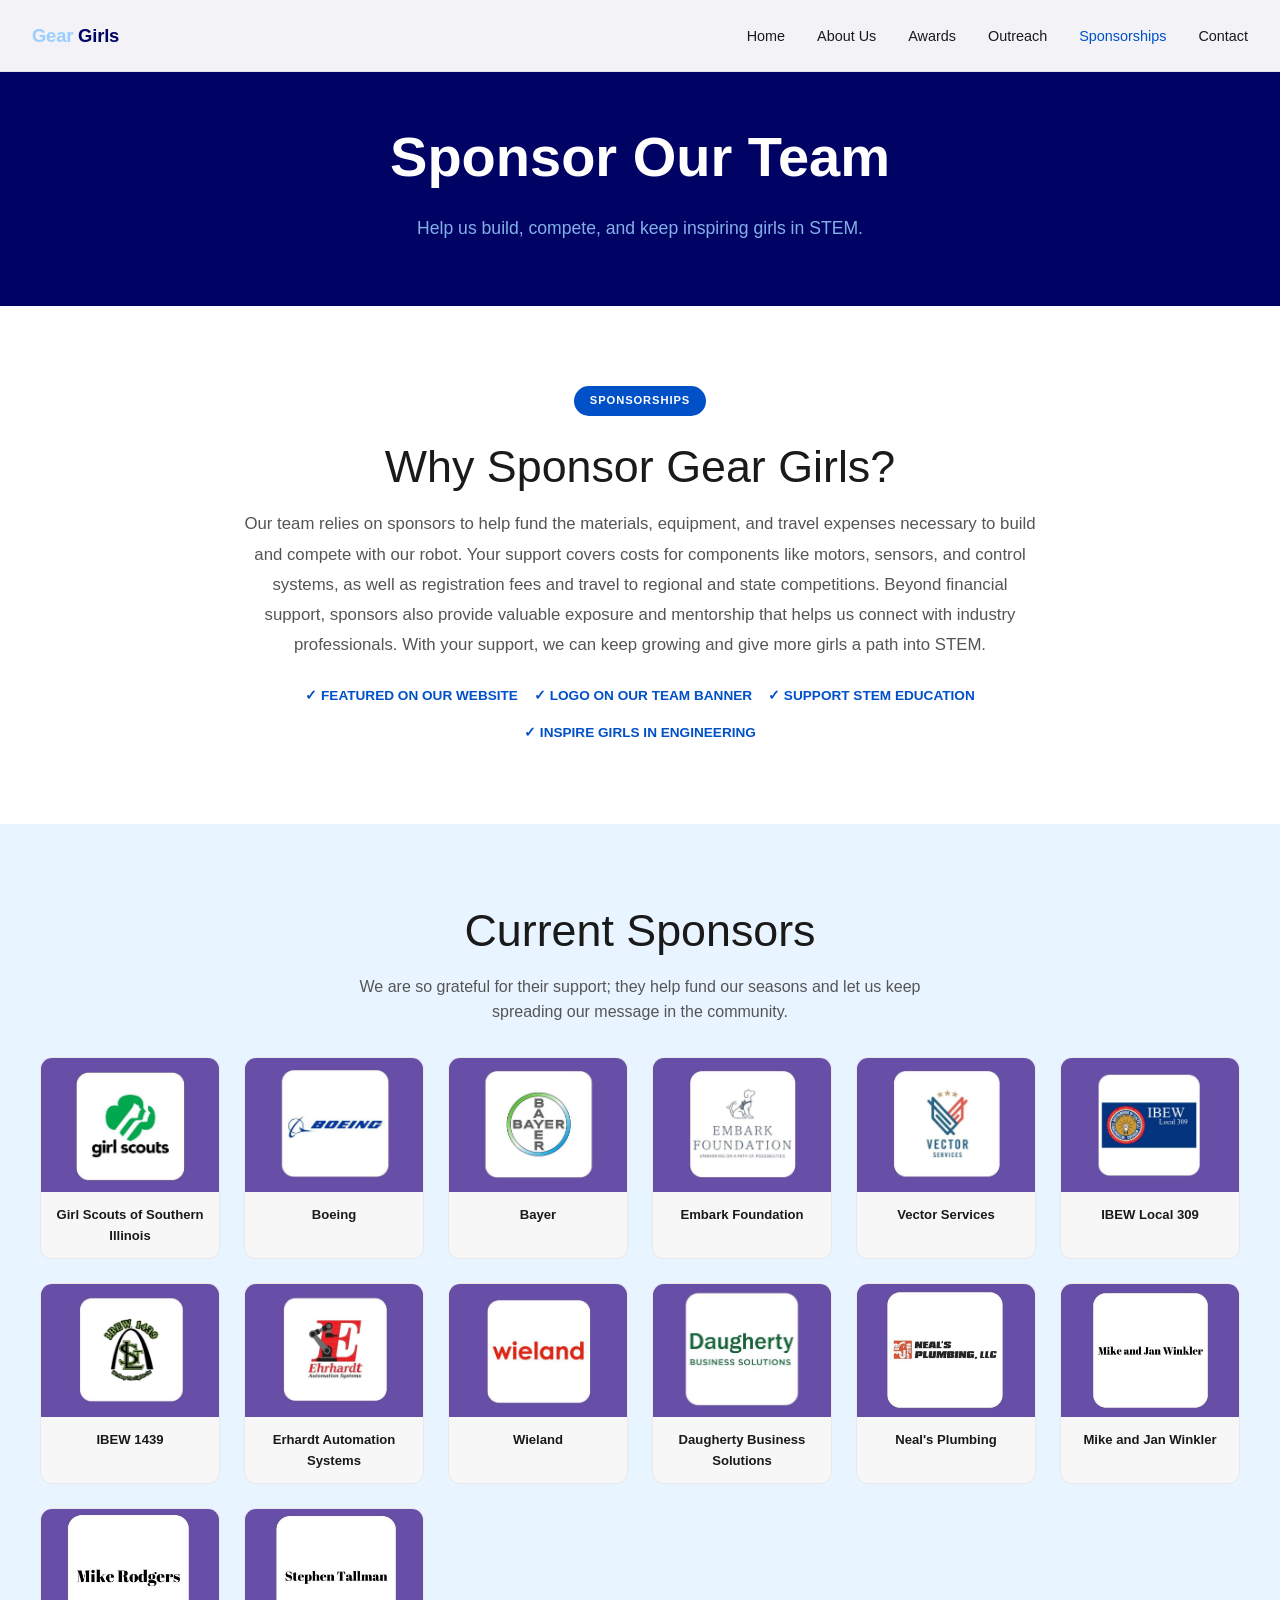
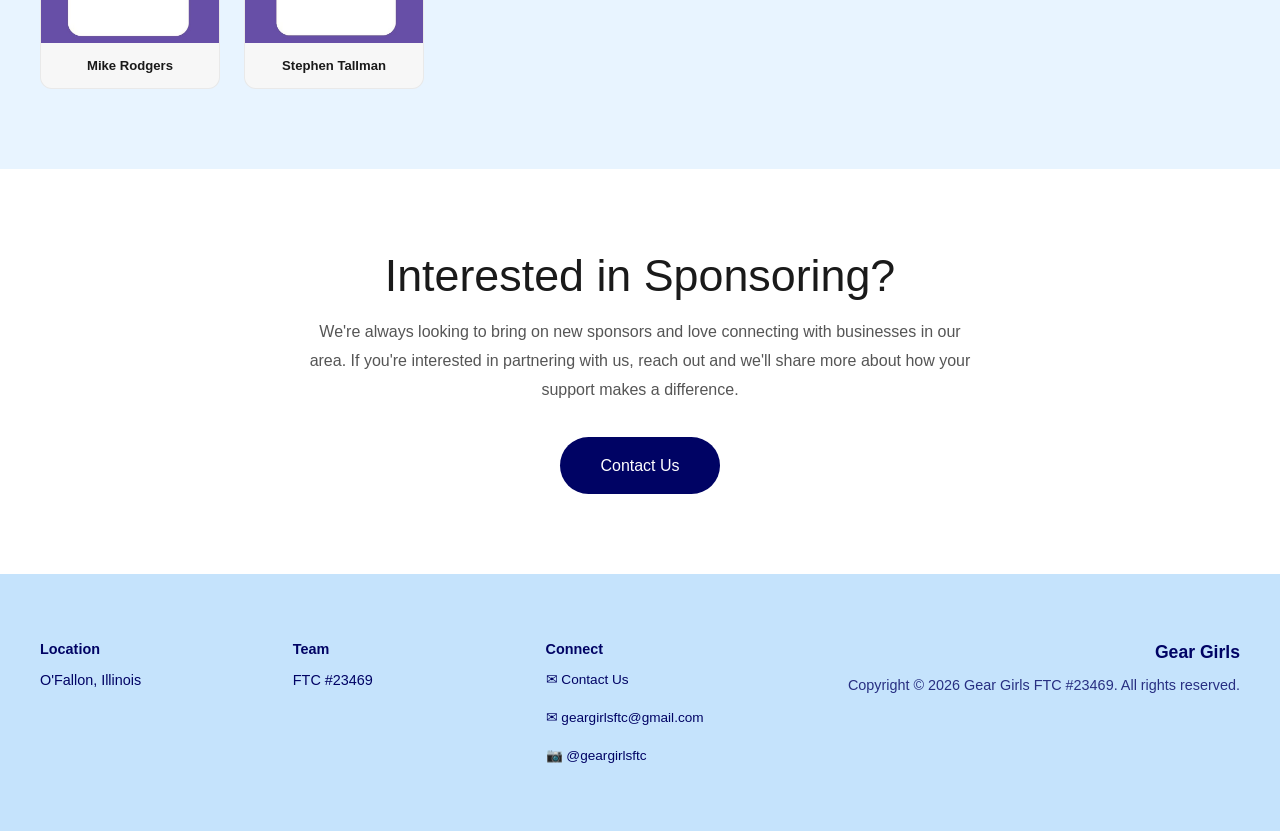
<file: sponsorships.html>
<!DOCTYPE html>
<html lang="en">
<head>
  <meta charset="UTF-8">
  <meta name="viewport" content="width=device-width, initial-scale=1.0">
  <title>Sponsorships – Gear Girls FTC #23469</title>
  <link rel="icon" type="image/png" sizes="32x32" href="favicon-32.png">
  <link rel="icon" type="image/png" sizes="192x192" href="favicon-192.png">
  <link rel="apple-touch-icon" href="favicon-512.png">
  <link rel="stylesheet" href="css/styles.css">
</head>
<body>

<nav>
  <a class="nav-logo" href="index.html">Gear <span>Girls</span></a>
  <ul class="nav-links">
    <li><a href="index.html">Home</a></li>
    <li><a href="about.html">About Us</a></li>
    <li><a href="awards.html">Awards</a></li>
    <li><a href="outreach.html">Outreach</a></li>
    <li><a href="sponsorships.html" class="active">Sponsorships</a></li>
    <li><a href="contact.html">Contact</a></li>
  </ul>
  <button class="nav-hamburger" aria-label="Menu">
    <span></span><span></span><span></span>
  </button>
</nav>

<div class="page-hero">
  <h1>Sponsor Our Team</h1>
  <p>Help us build, compete, and keep inspiring girls in STEM.</p>
</div>

<!-- WHY SPONSOR -->
<section class="bg-white">
  <div class="container">
    <div class="fade-in text-center" style="max-width:800px; margin:0 auto;">
      <span class="section-tag">Sponsorships</span>
      <h2 class="section-title">Why Sponsor Gear Girls?</h2>
      <p style="color:var(--text-faded); line-height:1.8; font-size:1.05rem;">Our team relies on sponsors to help fund the materials, equipment, and travel expenses necessary to build and compete with our robot. Your support covers costs for components like motors, sensors, and control systems, as well as registration fees and travel to regional and state competitions. Beyond financial support, sponsors also provide valuable exposure and mentorship that helps us connect with industry professionals. With your support, we can keep growing and give more girls a path into STEM.</p>

      <div style="display:flex; gap:1rem; flex-wrap:wrap; justify-content:center; margin-top:1.5rem;">
        <span style="font-size:0.85rem; font-weight:600; text-transform:uppercase; color:var(--brand-primary);">✓ Featured on Our Website</span>
        <span style="font-size:0.85rem; font-weight:600; text-transform:uppercase; color:var(--brand-primary);">✓ Logo on Our Team Banner</span>
        <span style="font-size:0.85rem; font-weight:600; text-transform:uppercase; color:var(--brand-primary);">✓ Support STEM Education</span>
        <span style="font-size:0.85rem; font-weight:600; text-transform:uppercase; color:var(--brand-primary);">✓ Inspire Girls in Engineering</span>
      </div>
    </div>
  </div>
</section>

<!-- CURRENT SPONSORS -->
<section style="background: var(--brand-pale);">
  <div class="container">
    <div class="fade-in text-center">
      <h2 class="section-title">Current Sponsors</h2>
      <p style="color:var(--text-faded); max-width:620px; margin:0 auto 2rem;">We are so grateful for their support; they help fund our seasons and let us keep spreading our message in the community.</p>
    </div>

    <div class="sponsors-grid fade-in">
      <div class="sponsor-card"><img src="images/Untitled-design-1-e1744156671357-edited-4.jpg" alt="Girl Scouts of Southern Illinois"><span>Girl Scouts of Southern Illinois</span></div>
      <div class="sponsor-card"><img src="images/Untitled-design-e1744156171219-edited-1.jpg" alt="Boeing"><span>Boeing</span></div>
      <div class="sponsor-card"><img src="images/Untitled-design-5-e1744158669811-edited-1.jpg" alt="Bayer"><span>Bayer</span></div>
      <div class="sponsor-card"><img src="images/Untitled-design-2-e1744157392937-edited-1.jpg" alt="Embark Foundation"><span>Embark Foundation</span></div>
      <div class="sponsor-card"><img src="images/Untitled-design-3-e1744157914960-edited.jpg" alt="Vector Services"><span>Vector Services</span></div>
      <div class="sponsor-card"><img src="images/Untitled-design-4-e1744158409631-edited.jpg" alt="IBEW Local 309"><span>IBEW Local 309</span></div>
      <div class="sponsor-card"><img src="images/Untitled-design-6-e1744159077673-edited.jpg" alt="IBEW 1439"><span>IBEW 1439</span></div>
      <div class="sponsor-card"><img src="images/Untitled-design-7-e1744159428733-edited.jpg" alt="Erhardt Automation Systems"><span>Erhardt Automation Systems</span></div>
      <div class="sponsor-card"><img src="images/Untitled-design-8-e1744159647528-edited.jpg" alt="Wieland"><span>Wieland</span></div>
      <div class="sponsor-card"><img src="images/Untitled-design-9-e1744160150553-edited.jpg" alt="Daugherty Business Solutions"><span>Daugherty Business Solutions</span></div>
      <div class="sponsor-card"><img src="images/Untitled-design-10-e1744160350108-edited-1.jpg" alt="Neal's Plumbing"><span>Neal's Plumbing</span></div>
      <div class="sponsor-card"><img src="images/Untitled-design-e1744414768113-edited-1.jpg" alt="Mike and Jan Winkler"><span>Mike and Jan Winkler</span></div>
      <div class="sponsor-card"><img src="images/Untitled-design-2-e1744415068513-edited.jpg" alt="Mike Rodgers"><span>Mike Rodgers</span></div>
      <div class="sponsor-card"><img src="images/Untitled-design-3-e1744415239436-edited.jpg" alt="Stephen Tallman"><span>Stephen Tallman</span></div>
    </div>
  </div>
</section>

<!-- INTERESTED -->
<section class="bg-white">
  <div class="container text-center fade-in" style="max-width:680px; margin:0 auto;">
    <h2 class="section-title">Interested in Sponsoring?</h2>
    <p style="color:var(--text-faded); line-height:1.8; margin-bottom:2rem;">We're always looking to bring on new sponsors and love connecting with businesses in our area. If you're interested in partnering with us, reach out and we'll share more about how your support makes a difference.</p>
    <a href="contact.html" class="btn btn-dark">Contact Us</a>
  </div>
</section>

<footer>
  <div class="footer-inner">
    <div class="footer-col">
      <h4>Location</h4>
      <p>O'Fallon, Illinois</p>
    </div>
    <div class="footer-col">
      <h4>Team</h4>
      <p>FTC #23469</p>
    </div>
    <div class="footer-col">
      <h4>Connect</h4>
      <div class="social-links">
        <a href="contact.html">✉ Contact Us</a>
        <a href="mailto:geargirlsftc@gmail.com">✉ geargirlsftc@gmail.com</a>
        <a href="https://www.instagram.com/geargirlsftc" target="_blank" rel="noopener">📷 @geargirlsftc</a>
      </div>
    </div>
    <div class="footer-col footer-right">
      <div class="footer-brand">Gear Girls</div>
      <p class="footer-copy">Copyright © 2026 Gear Girls FTC #23469. All rights reserved.</p>
    </div>
  </div>
</footer>

<script src="js/main.js"></script>
</body>
</html>
</file>
<file: css/styles.css>
:root {
  --brand-dark: #000364;
  --brand-primary: #0050c8;
  --brand-mid: #9ccefd;
  --brand-light: #c5e3fc;
  --brand-pale: #e8f4ff;
  --gray-light: #f7f7f7;
  --gray-bg: #f1f1f1;
  --text-dark: #1a1a1a;
  --text-faded: #555;
  --white: #ffffff;
  --nav-height: 72px;
}

* { box-sizing: border-box; margin: 0; padding: 0; }
html { scroll-behavior: smooth; }
body { font-family: -apple-system, BlinkMacSystemFont, "Segoe UI", Roboto, sans-serif; color: var(--text-dark); line-height: 1.6; }

/* ── NAV ── */
nav {
  position: fixed; top: 0; left: 0; right: 0;
  height: var(--nav-height);
  background: rgba(255,255,255,0.95);
  backdrop-filter: blur(8px);
  display: flex; align-items: center; justify-content: space-between;
  padding: 0 2rem; z-index: 100;
  border-bottom: 1px solid rgba(0,0,0,0.08);
}
.nav-logo { font-size: 1.15rem; font-weight: 700; color: var(--brand-mid); text-decoration: none; letter-spacing: -0.01em; }
.nav-logo span { color: var(--brand-dark); }
.nav-links { display: flex; gap: 2rem; list-style: none; }
.nav-links a { text-decoration: none; color: var(--text-dark); font-size: 0.9rem; font-weight: 500; transition: color 0.2s; }
.nav-links a:hover, .nav-links a.active { color: var(--brand-primary); }
.nav-hamburger { display: none; flex-direction: column; gap: 5px; cursor: pointer; background: none; border: none; padding: 4px; }
.nav-hamburger span { display: block; width: 24px; height: 2px; background: var(--text-dark); transition: all 0.3s; }

/* ── HERO ── */
.hero { min-height: 100vh; position: relative; display: flex; align-items: center; justify-content: center; overflow: hidden; }
.hero-bg { position: absolute; inset: 0; background-size: cover; background-position: center; background-color: var(--brand-dark); }
.hero-overlay { position: absolute; inset: 0; background: rgba(0, 3, 100, 0.65); }
.hero-content { position: relative; z-index: 1; text-align: center; color: white; padding: 2rem; max-width: 800px; }
.hero-content h1 { font-size: clamp(2.5rem, 6vw, 5rem); font-weight: 700; line-height: 1.1; margin-bottom: 0.5rem; }
.hero-content h2 { font-size: 1.5rem; font-weight: 400; margin-bottom: 1rem; opacity: 0.9; color: var(--brand-mid); }
.hero-content p { font-size: 1.2rem; margin-bottom: 2rem; opacity: 0.9; }

/* ── BUTTONS ── */
.btn { display: inline-block; padding: 16px 40px; border-radius: 100px; font-weight: 500; font-size: 1rem; text-decoration: none; transition: opacity 0.2s, transform 0.2s; cursor: pointer; border: none; }
.btn:hover { opacity: 0.85; transform: translateY(-1px); }
.btn-blue { background: var(--brand-mid); color: var(--brand-dark); }
.btn-dark { background: var(--brand-dark); color: white; }
.btn-outline { background: transparent; border: 2px solid var(--brand-dark); color: var(--brand-dark); }

/* ── SECTIONS ── */
section { padding: 5rem 2rem; }
.container { max-width: 1200px; margin: 0 auto; }
.section-tag { display: inline-block; background: var(--brand-primary); color: white; font-size: 0.7rem; font-weight: 600; text-transform: uppercase; letter-spacing: 0.08em; padding: 6px 16px; border-radius: 100px; margin-bottom: 1.5rem; }
.section-title { font-size: clamp(1.8rem, 4vw, 2.8rem); font-weight: 500; color: var(--text-dark); margin-bottom: 1rem; line-height: 1.2; }
.section-subtitle { font-size: 1.05rem; color: var(--text-faded); max-width: 600px; margin: 0 auto 3rem; }
.text-center { text-align: center; }

/* ── CARDS ── */
.cards-grid { display: grid; grid-template-columns: repeat(auto-fit, minmax(280px, 1fr)); gap: 1.5rem; }
.card { background: var(--brand-pale); border-radius: 16px; padding: 2rem; transition: transform 0.2s; }
.card:hover { transform: translateY(-3px); }
.card-gray { background: var(--gray-light); }
.card img { width: 100%; aspect-ratio: 4/3; object-fit: cover; border-radius: 8px; margin-bottom: 1.2rem; }
.card-name { font-size: 1.2rem; font-weight: 700; color: var(--brand-primary); margin-bottom: 0.25rem; }
.card-role { font-size: 0.9rem; font-weight: 500; color: var(--text-dark); margin-bottom: 0.5rem; }
.card-bio { font-size: 0.875rem; color: var(--text-faded); }

/* ── TEAM GRID ── */
.team-grid { display: grid; grid-template-columns: repeat(auto-fit, minmax(220px, 1fr)); gap: 1.5rem; }

/* ── FEATURES ROW ── */
.features-row { display: grid; grid-template-columns: repeat(auto-fit, minmax(240px, 1fr)); gap: 2.5rem; margin-top: 3rem; }
.feature-item h3 { font-size: 1.1rem; font-weight: 600; margin-bottom: 0.5rem; }
.feature-item p { font-size: 0.9rem; color: var(--text-faded); }
.feature-item img { width: 100%; aspect-ratio: 16/9; object-fit: cover; border-radius: 10px; margin-bottom: 1rem; }
.feature-placeholder { width: 100%; aspect-ratio: 16/9; background: var(--brand-light); border-radius: 10px; margin-bottom: 1rem; display: flex; align-items: center; justify-content: center; color: var(--brand-primary); font-weight: 600; font-size: 0.85rem; }

/* ── STATS ── */
.stats-row { display: grid; grid-template-columns: repeat(3, 1fr); gap: 2rem; text-align: center; margin-top: 3rem; }
.stat-num { font-size: clamp(2rem, 5vw, 3.5rem); font-weight: 700; color: var(--brand-primary); }
.stat-label { font-size: 0.9rem; color: var(--text-faded); margin-top: 0.25rem; }

/* ── FAQ ── */
.faq-grid { display: grid; grid-template-columns: repeat(auto-fit, minmax(280px, 1fr)); gap: 2.5rem; margin-top: 3rem; }
.faq-item h3 { font-size: 1rem; font-weight: 600; margin-bottom: 0.5rem; }
.faq-item p { font-size: 0.9rem; color: var(--text-faded); }

/* ── FOOTER ── */
footer { background: var(--brand-light); padding: 4rem 2rem; }
.footer-inner { max-width: 1200px; margin: 0 auto; display: grid; grid-template-columns: 1fr 1fr 1fr 2fr; gap: 2rem; align-items: start; }
.footer-col h4 { font-size: 0.9rem; font-weight: 600; color: var(--brand-dark); margin-bottom: 0.5rem; }
.footer-col p, .footer-col a { font-size: 0.9rem; color: var(--brand-dark); text-decoration: none; }
.social-links { display: flex; gap: 1rem; flex-wrap: wrap; margin-top: 0.5rem; }
.social-links a { color: var(--brand-dark); font-size: 0.85rem; text-decoration: none; display: flex; align-items: center; gap: 4px; transition: opacity 0.2s; }
.social-links a:hover { opacity: 0.7; }
.footer-right { text-align: right; }
.footer-brand { font-size: 1.1rem; font-weight: 700; color: var(--brand-dark); margin-bottom: 0.5rem; }
.footer-copy { font-size: 0.8rem; color: var(--brand-dark); opacity: 0.8; }

/* ── PAGE HERO ── */
.page-hero { background: var(--brand-dark); color: white; text-align: center; padding: 7rem 2rem 4rem; }
.page-hero h1 { font-size: clamp(2rem, 5vw, 3.5rem); font-weight: 700; margin-bottom: 0.75rem; }
.page-hero p { font-size: 1.1rem; opacity: 0.85; max-width: 560px; margin: 0 auto; color: var(--brand-mid); }

/* ── AWARDS ── */
.awards-grid { display: grid; grid-template-columns: repeat(auto-fill, minmax(220px, 1fr)); gap: 1.5rem; }
.award-card { background: var(--brand-pale); border-radius: 12px; padding: 1.5rem; }
.award-card.gray { background: var(--gray-light); }
.award-name { font-size: 0.95rem; font-weight: 600; margin-bottom: 0.4rem; line-height: 1.3; }
.award-event { font-size: 0.8rem; color: var(--text-faded); }
.award-season { font-size: 0.9rem; font-weight: 700; color: var(--brand-primary); margin: 2rem 0 1rem; }

/* ── CONTACT ── */
.contact-form-wrap { background: white; border-radius: 20px; padding: 2.5rem; box-shadow: 0 4px 24px rgba(0,0,0,0.08); max-width: 700px; margin: 2rem auto 0; }
.form-group { margin-bottom: 1.5rem; }
.form-group label { display: block; font-size: 0.875rem; font-weight: 500; margin-bottom: 0.4rem; }
.form-group input, .form-group textarea { width: 100%; padding: 12px 16px; border: 1px solid rgba(0,0,0,0.15); border-radius: 10px; font-size: 0.95rem; font-family: inherit; outline: none; transition: border-color 0.2s; }
.form-group input:focus, .form-group textarea:focus { border-color: var(--brand-primary); box-shadow: 0 0 0 3px rgba(0,80,200,0.1); }
.form-group textarea { resize: vertical; min-height: 120px; }
.form-success { display: none; background: #e8f5e9; color: #2e7d32; border-radius: 10px; padding: 1rem 1.5rem; margin-top: 1rem; font-weight: 500; }

/* ── SPLIT SECTIONS ── */
.split-section { display: grid; grid-template-columns: 1fr 1fr; gap: 0; align-items: center; }
.split-section .split-text { padding: 4rem; }
.split-section .split-img img { width: 100%; height: 100%; object-fit: cover; display: block; }
.split-section.reverse .split-text { order: 2; }
.split-section.reverse .split-img { order: 1; }
.rounded-tr { border-radius: 0 200px 0 0; }
.rounded-tl { border-radius: 200px 0 0 0; }
.rounded-br { border-radius: 0 0 200px 0; }

/* ── SPONSORS ── */
.sponsors-grid { display: grid; grid-template-columns: repeat(auto-fill, minmax(160px, 1fr)); gap: 1.5rem; margin-top: 2rem; }
.sponsor-card { background: var(--gray-light); border-radius: 12px; overflow: hidden; text-align: center; border: 1px solid rgba(0,0,0,0.06); display: flex; flex-direction: column; }
.sponsor-card img { width: 100%; aspect-ratio: 4/3; object-fit: cover; display: block; }
.sponsor-card span { display: block; padding: 0.75rem; font-weight: 600; font-size: 0.82rem; color: var(--text-dark); }
.sponsor-name { background: var(--gray-light); border-radius: 12px; padding: 1.25rem; text-align: center; font-weight: 600; font-size: 0.9rem; color: var(--text-dark); border: 1px solid rgba(0,0,0,0.06); }

/* ── OUTREACH LIST ── */
.outreach-grid { display: grid; grid-template-columns: repeat(auto-fit, minmax(240px, 1fr)); gap: 2rem; margin-top: 2rem; }
.outreach-col h4 { font-size: 1rem; font-weight: 700; color: var(--brand-primary); margin-bottom: 0.75rem; }
.outreach-col ul { list-style: none; }
.outreach-col ul li { font-size: 0.9rem; color: var(--text-faded); padding: 0.25rem 0; padding-left: 1rem; position: relative; }
.outreach-col ul li::before { content: '→'; position: absolute; left: 0; color: var(--brand-mid); font-size: 0.75rem; top: 4px; }

/* ── UTILITIES ── */
.bg-white { background: white; }
.bg-pale { background: var(--brand-pale); }
.bg-gray { background: var(--gray-light); }

/* ── FADE IN ── */
.fade-in { opacity: 0; transform: translateY(24px); transition: opacity 0.6s ease, transform 0.6s ease; }
.fade-in.visible { opacity: 1; transform: none; }

/* ── RESPONSIVE ── */
@media (max-width: 900px) {
  .split-section { grid-template-columns: 1fr; }
  .split-section .split-text { padding: 2.5rem 1.5rem; }
  .split-section.reverse .split-text { order: 1; }
  .split-section.reverse .split-img { order: 2; }
  .footer-inner { grid-template-columns: 1fr 1fr; }
  .footer-right { text-align: left; }
  .stats-row { grid-template-columns: 1fr; gap: 1.5rem; }
}

@media (max-width: 640px) {
  .nav-links { display: none; position: absolute; top: var(--nav-height); left: 0; right: 0; background: white; flex-direction: column; padding: 1.5rem 2rem; gap: 1.25rem; border-bottom: 1px solid rgba(0,0,0,0.08); box-shadow: 0 8px 24px rgba(0,0,0,0.06); }
  .nav-links.open { display: flex; }
  .nav-hamburger { display: flex; }
  .footer-inner { grid-template-columns: 1fr; }
  section { padding: 3.5rem 1.25rem; }
  .split-section .split-img { display: none; }
}
</file>
